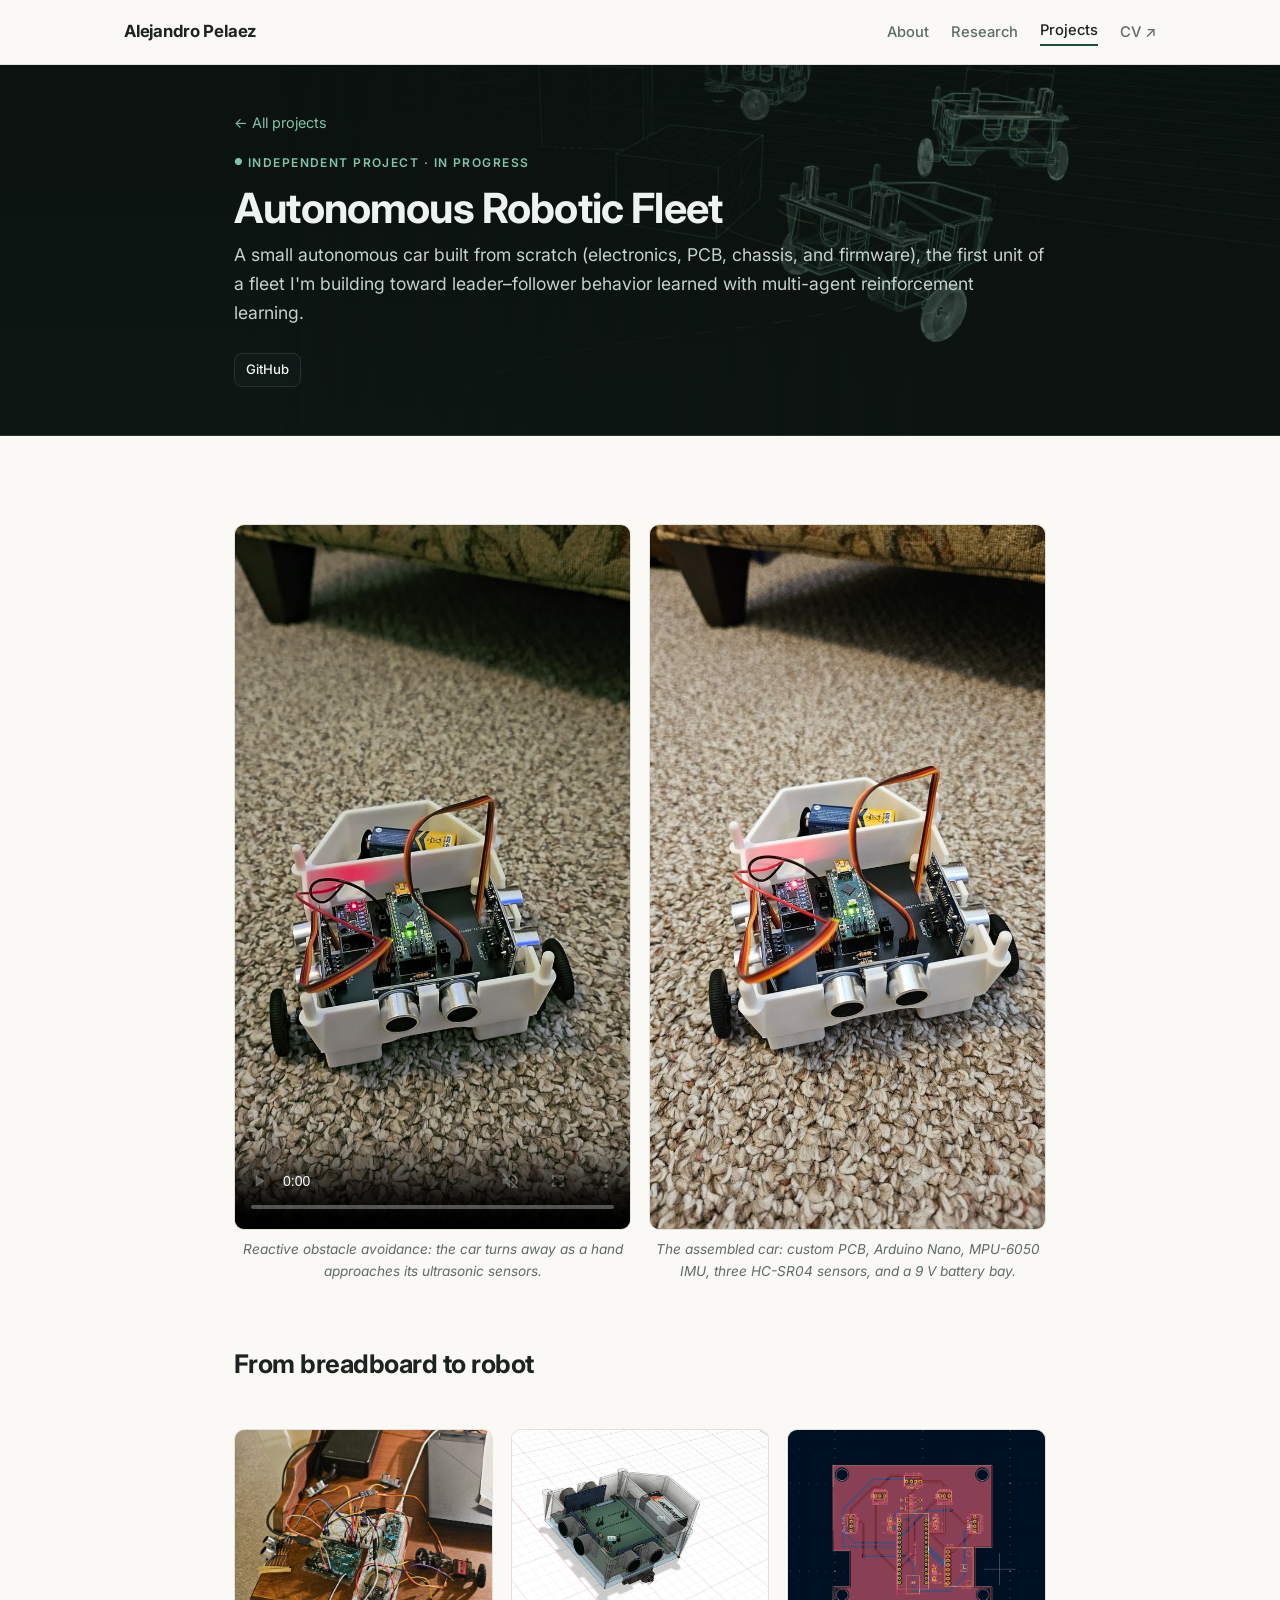
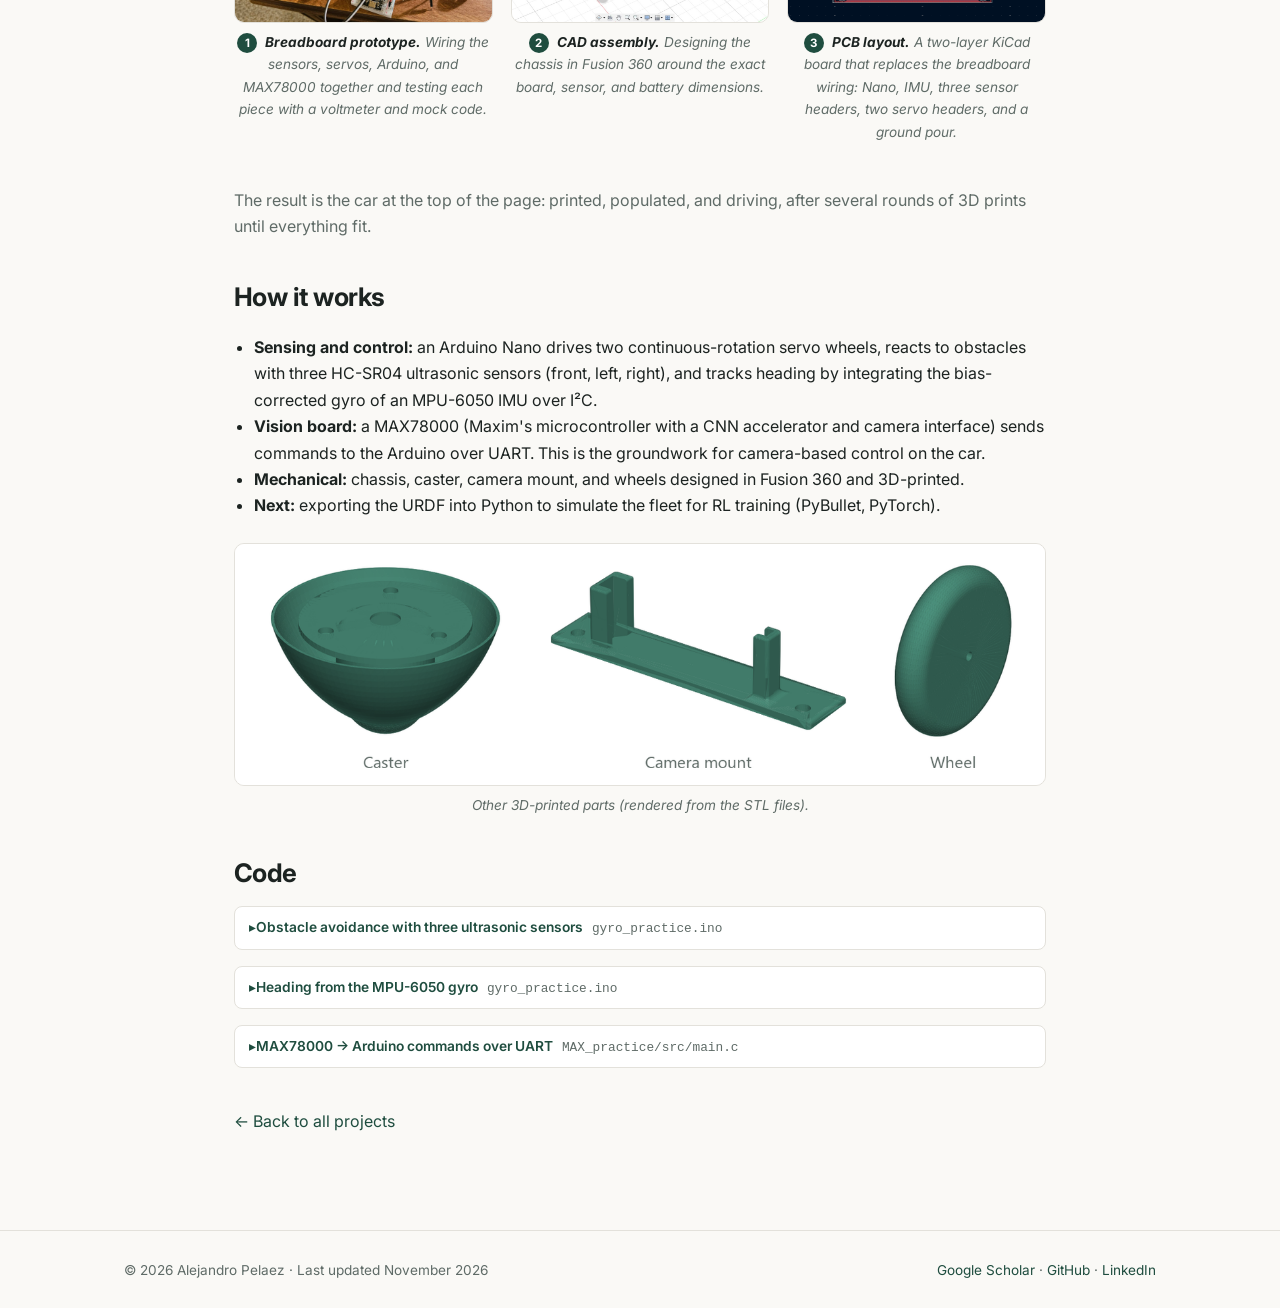
<file: projects/robotic-fleet.html>
<!doctype html>
<html lang="en">
<head>
  <meta charset="utf-8">
  <meta name="viewport" content="width=device-width, initial-scale=1">
  <title>Autonomous Robotic Fleet · Alejandro Pelaez</title>
  <link rel="canonical" href="https://apd915.github.io/projects/robotic-fleet.html">
  <meta name="description" content="A small autonomous car built from scratch (breadboard prototype, custom KiCad PCB, Fusion 360 chassis, and Arduino firmware), the first unit of a multi-agent robotic fleet.">
  <link rel="icon" href="../favicon.svg" type="image/svg+xml">
  <link rel="icon" href="../favicon.ico" sizes="any">
  <link rel="apple-touch-icon" href="../images/apple-touch-icon.png">
  <meta property="og:type" content="website">
  <meta property="og:site_name" content="Alejandro Pelaez">
  <meta property="og:title" content="Autonomous Robotic Fleet · Alejandro Pelaez">
  <meta property="og:description" content="A small autonomous car built from scratch (breadboard prototype, custom KiCad PCB, Fusion 360 chassis, and Arduino firmware), the first unit of a multi-agent robotic fleet.">
  <meta property="og:url" content="https://apd915.github.io/projects/robotic-fleet.html">
  <meta property="og:image" content="https://apd915.github.io/images/fleet/assembled.jpg">
  <meta name="twitter:card" content="summary_large_image">
  <link rel="preconnect" href="https://fonts.googleapis.com">
  <link rel="preconnect" href="https://fonts.gstatic.com" crossorigin>
  <link href="https://fonts.googleapis.com/css2?family=Inter:wght@400;500;600;700&display=swap" rel="stylesheet">
  <link rel="stylesheet" href="../css/style.css">
</head>
<body>

<header class="site-header">
  <div class="container">
    <a class="brand" href="../index.html">Alejandro <span>Pelaez</span></a>
    <nav class="nav">
      <a href="../index.html">About</a>
      <a href="../research.html">Research</a>
      <a href="../projects.html" class="active">Projects</a>
      <a href="../files/CV.pdf?v=20261122" target="_blank">CV ↗</a>
    </nav>
  </div>
</header>

<!-- Header band: texture is a still from the matching scene (images/bands/) -->
<div class="hero-band article-band" style="--band-img:url(../images/bands/fleet.jpg)">
  <div class="article wide">
    <a class="back" href="../projects.html">← All projects</a>
    <p class="eyebrow">Independent project · In progress</p>
    <h1>Autonomous Robotic Fleet</h1>
    <p class="lede">A small autonomous car built from scratch (electronics, PCB, chassis, and firmware), the first unit
       of a fleet I'm building toward leader–follower behavior learned with multi-agent reinforcement learning.</p>

    <div class="buttons">
      <a class="btn small" href="https://github.com/apd915/Multi_Agent_RL" target="_blank">GitHub</a>
    </div>
  </div>
</div>

<article class="article wide">
  <div class="portrait-pair">
    <figure>
      <video class="clip" src="../media/fleet-obstacle-avoidance.mp4" poster="../images/fleet/video-poster.jpg"
             controls muted loop playsinline preload="metadata"></video>
      <figcaption>Reactive obstacle avoidance: the car turns away as a hand approaches its ultrasonic sensors.</figcaption>
    </figure>
    <figure>
      <img src="../images/fleet/assembled.jpg" alt="Assembled car: white 3D-printed chassis holding the custom black PCB, Arduino Nano, IMU, three ultrasonic sensors, servo wheels and a 9 V battery">
      <figcaption>The assembled car: custom PCB, Arduino Nano, MPU-6050 IMU, three HC-SR04 sensors, and a 9 V battery bay.</figcaption>
    </figure>
  </div>

  <h2>From breadboard to robot</h2>
  <div class="steps">
    <figure>
      <img src="../images/fleet/breadboard.jpg" alt="Breadboard prototype with an Arduino Uno, a MAX78000 board, an ESP32, three ultrasonic sensors and two servo wheels">
      <figcaption><b>Breadboard prototype.</b> Wiring the sensors, servos, Arduino, and MAX78000 together and testing each piece with a voltmeter and mock code.</figcaption>
    </figure>
    <figure>
      <img src="../images/fleet/cad-assembly.jpg" alt="Fusion 360 assembly of the chassis with the PCB, three ultrasonic sensors and a 9 V battery placed inside">
      <figcaption><b>CAD assembly.</b> Designing the chassis in Fusion 360 around the exact board, sensor, and battery dimensions.</figcaption>
    </figure>
    <figure>
      <img src="../images/fleet/pcb-layout.png" alt="KiCad layout of the two-layer PCB with Arduino Nano footprint, GY-521 IMU, sensor and servo headers">
      <figcaption><b>PCB layout.</b> A two-layer KiCad board that replaces the breadboard wiring: Nano, IMU, three sensor headers, two servo headers, and a ground pour.</figcaption>
    </figure>
  </div>
  <p class="muted">The result is the car at the top of the page: printed, populated, and driving, after several rounds of
     3D prints until everything fit.</p>

  <h2>How it works</h2>
  <ul>
    <li><strong>Sensing and control:</strong> an Arduino Nano drives two continuous-rotation servo wheels, reacts to
        obstacles with three HC-SR04 ultrasonic sensors (front, left, right), and tracks heading by integrating the
        bias-corrected gyro of an MPU-6050 IMU over I²C.</li>
    <li><strong>Vision board:</strong> a MAX78000 (Maxim's microcontroller with a CNN accelerator and camera interface)
        sends commands to the Arduino over UART. This is the groundwork for camera-based control on the car.</li>
    <li><strong>Mechanical:</strong> chassis, caster, camera mount, and wheels designed in Fusion 360 and 3D-printed.</li>
    <li><strong>Next:</strong> exporting the URDF into Python to simulate the fleet for RL training (PyBullet, PyTorch).</li>
  </ul>

  <figure>
    <img src="../images/fleet/parts.png" alt="Renders of the 3D-printed caster, camera mount, and wheel">
    <figcaption>Other 3D-printed parts (rendered from the STL files).</figcaption>
  </figure>

  <h2>Code</h2>
  <details class="code">
    <summary>Obstacle avoidance with three ultrasonic sensors <span class="file">gyro_practice.ino</span></summary>
<pre><code><span class="c">// Three HC-SR04 sonars: front (N), left (W), right (E); max range 50 cm</span>
static NewPing sonar[SONAR_NUM] = {
  NewPing(TRIGGER_PIN_N, ECHO_PIN_N, MAX_DISTANCE),
  NewPing(TRIGGER_PIN_W, ECHO_PIN_W, MAX_DISTANCE),
  NewPing(TRIGGER_PIN_E, ECHO_PIN_E, MAX_DISTANCE)
};

int sonar_N = sonar[0].ping_cm();
int sonar_W = sonar[1].ping_cm();
int sonar_E = sonar[2].ping_cm();

<span class="c">// React to anything closer than 20 cm (0 means no echo)</span>
if (sonar_N &lt; 20 &amp;&amp; sonar_N &gt; 0) {
  rightWheel.write(0);
  leftWheel.write(180);
}
else if (sonar_W &lt; 20 &amp;&amp; sonar_W &gt; 0) {
  leftWheel.write(180);
  rightWheel.write(90);
}
else if (sonar_E &lt; 20 &amp;&amp; sonar_E &gt; 0) {
  leftWheel.write(90);
  rightWheel.write(0);
}
else {
  rightWheel.write(90);  <span class="c">// 90 = stop for continuous-rotation servos</span>
  leftWheel.write(90);
}</code></pre>
  </details>

  <details class="code">
    <summary>Heading from the MPU-6050 gyro <span class="file">gyro_practice.ino</span></summary>
<pre><code><span class="c">// Read the three gyro axes over I2C (6 bytes starting at GYRO_XOUT_H)</span>
Wire.beginTransmission(MPU);
Wire.write(0x43);
Wire.endTransmission(false);
Wire.requestFrom(MPU, 6, true);
GyroX = (Wire.read() &lt;&lt; 8 | Wire.read()) / 131.0;  <span class="c">// ±250 °/s range → °/s</span>
GyroY = (Wire.read() &lt;&lt; 8 | Wire.read()) / 131.0;
GyroZ = (Wire.read() &lt;&lt; 8 | Wire.read()) / 131.0;

<span class="c">// Correct with calibrated bias, then integrate the z-rate into yaw</span>
GyroZ = GyroZ + 1.51;
yaw = yaw + GyroZ * elapsedTime;</code></pre>
  </details>

  <details class="code">
    <summary>MAX78000 → Arduino commands over UART <span class="file">MAX_practice/src/main.c</span></summary>
<pre><code>MXC_UART_Init(MXC_UART2, 115200, MXC_UART_APB_CLK);
MXC_UART_SetDataSize(MXC_UART2, 8);
MXC_UART_SetParity(MXC_UART2, MXC_UART_PARITY_DISABLE);
MXC_UART_SetStopBits(MXC_UART2, MXC_UART_STOP_1);

while (1) {
    if (val) {
        LED_On(LED);
        const char* msg = "1\n";               <span class="c">// newline-terminated command</span>
        len = strlen(msg);
        MXC_UART_Write(MXC_UART2, (uint8_t*)msg, &amp;len);
    }
    else {
        LED_Off(LED);
        const char* msg = "0\n";
        len = strlen(msg);
        MXC_UART_Write(MXC_UART2, (uint8_t*)msg, &amp;len);
    }
    val = !val;
    MXC_Delay(1000000);                        <span class="c">// ~1 second delay</span>
}</code></pre>
  </details>

  <p style="margin-top:40px"><a href="../projects.html">← Back to all projects</a></p>
</article>

<footer class="site-footer">
  <div class="container">
    <span>© 2026 Alejandro Pelaez · Last updated November 2026</span>
    <span><a href="https://scholar.google.com/citations?user=ceYpw9QAAAAJ&amp;hl=en">Google Scholar</a> · <a href="https://github.com/apd915">GitHub</a> · <a href="https://www.linkedin.com/in/alejandro-pelaez/">LinkedIn</a></span>
  </div>
</footer>

</body>
</html>
</file>
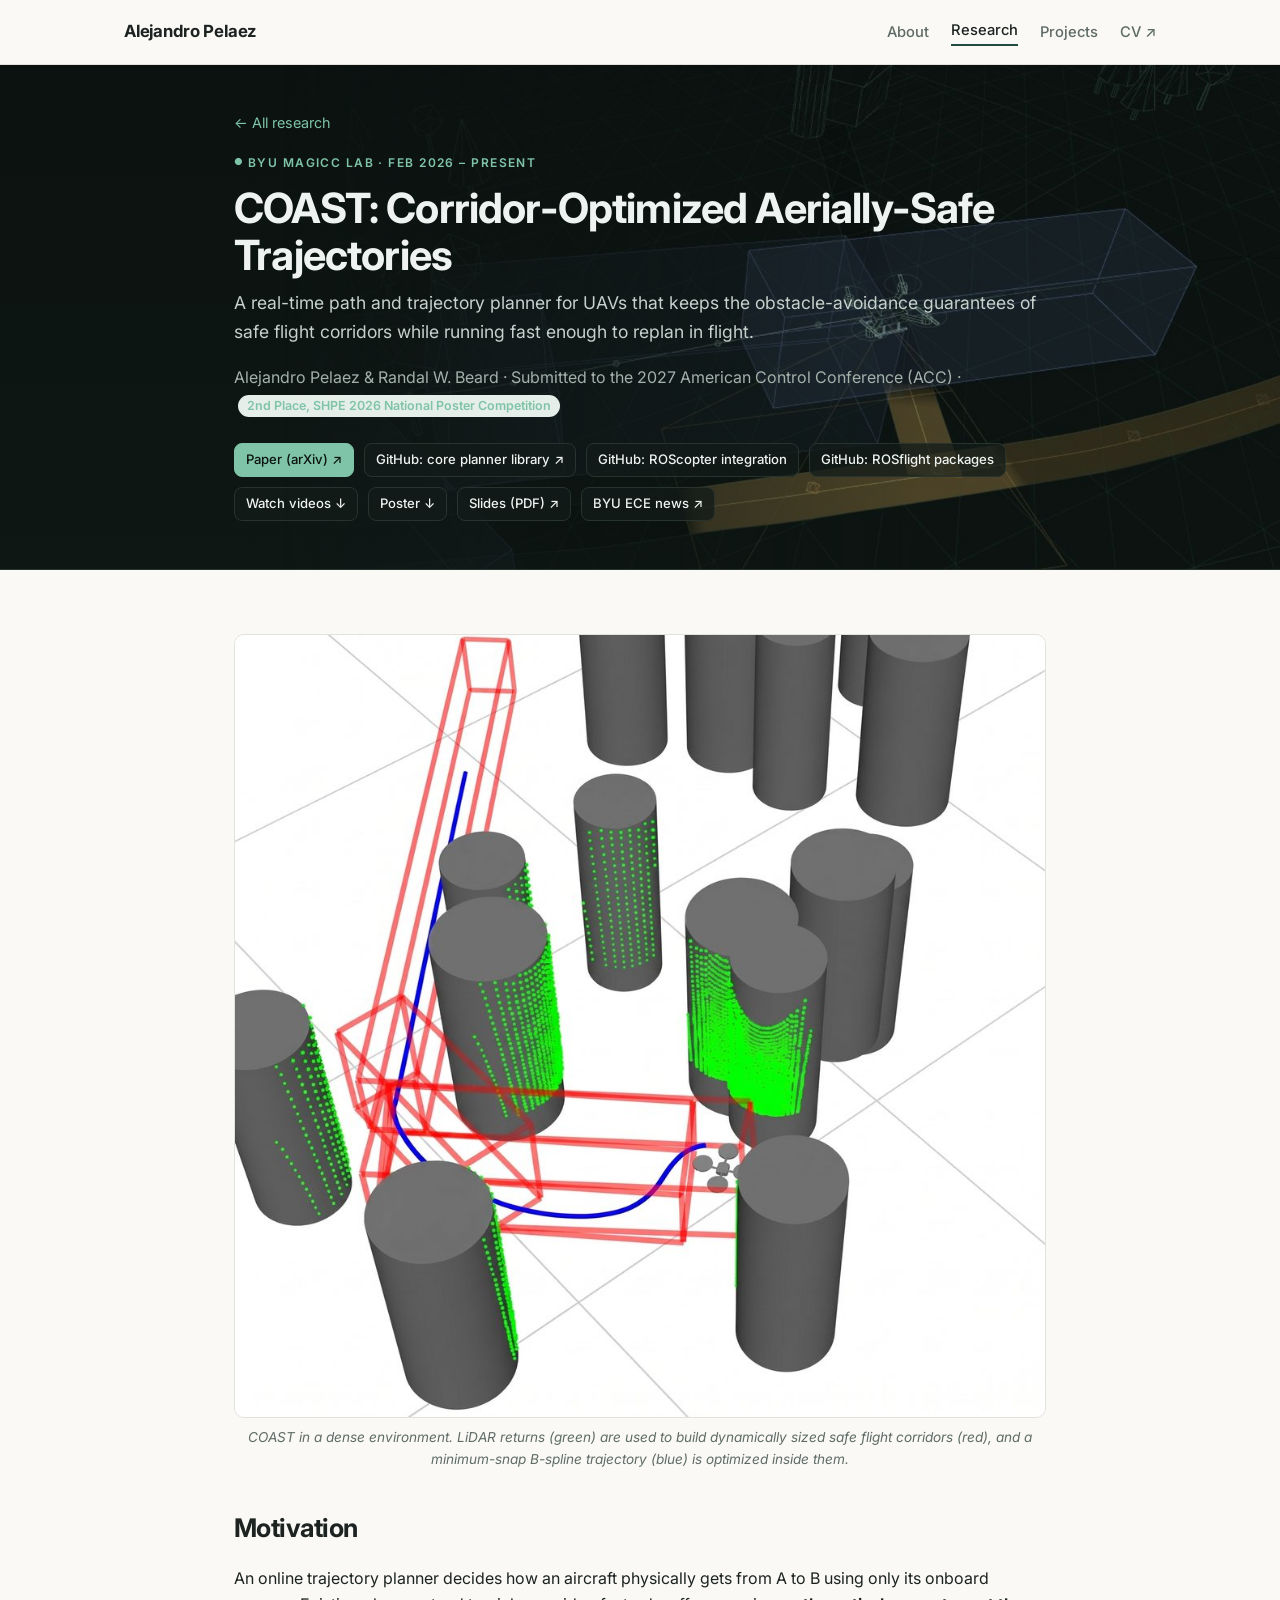
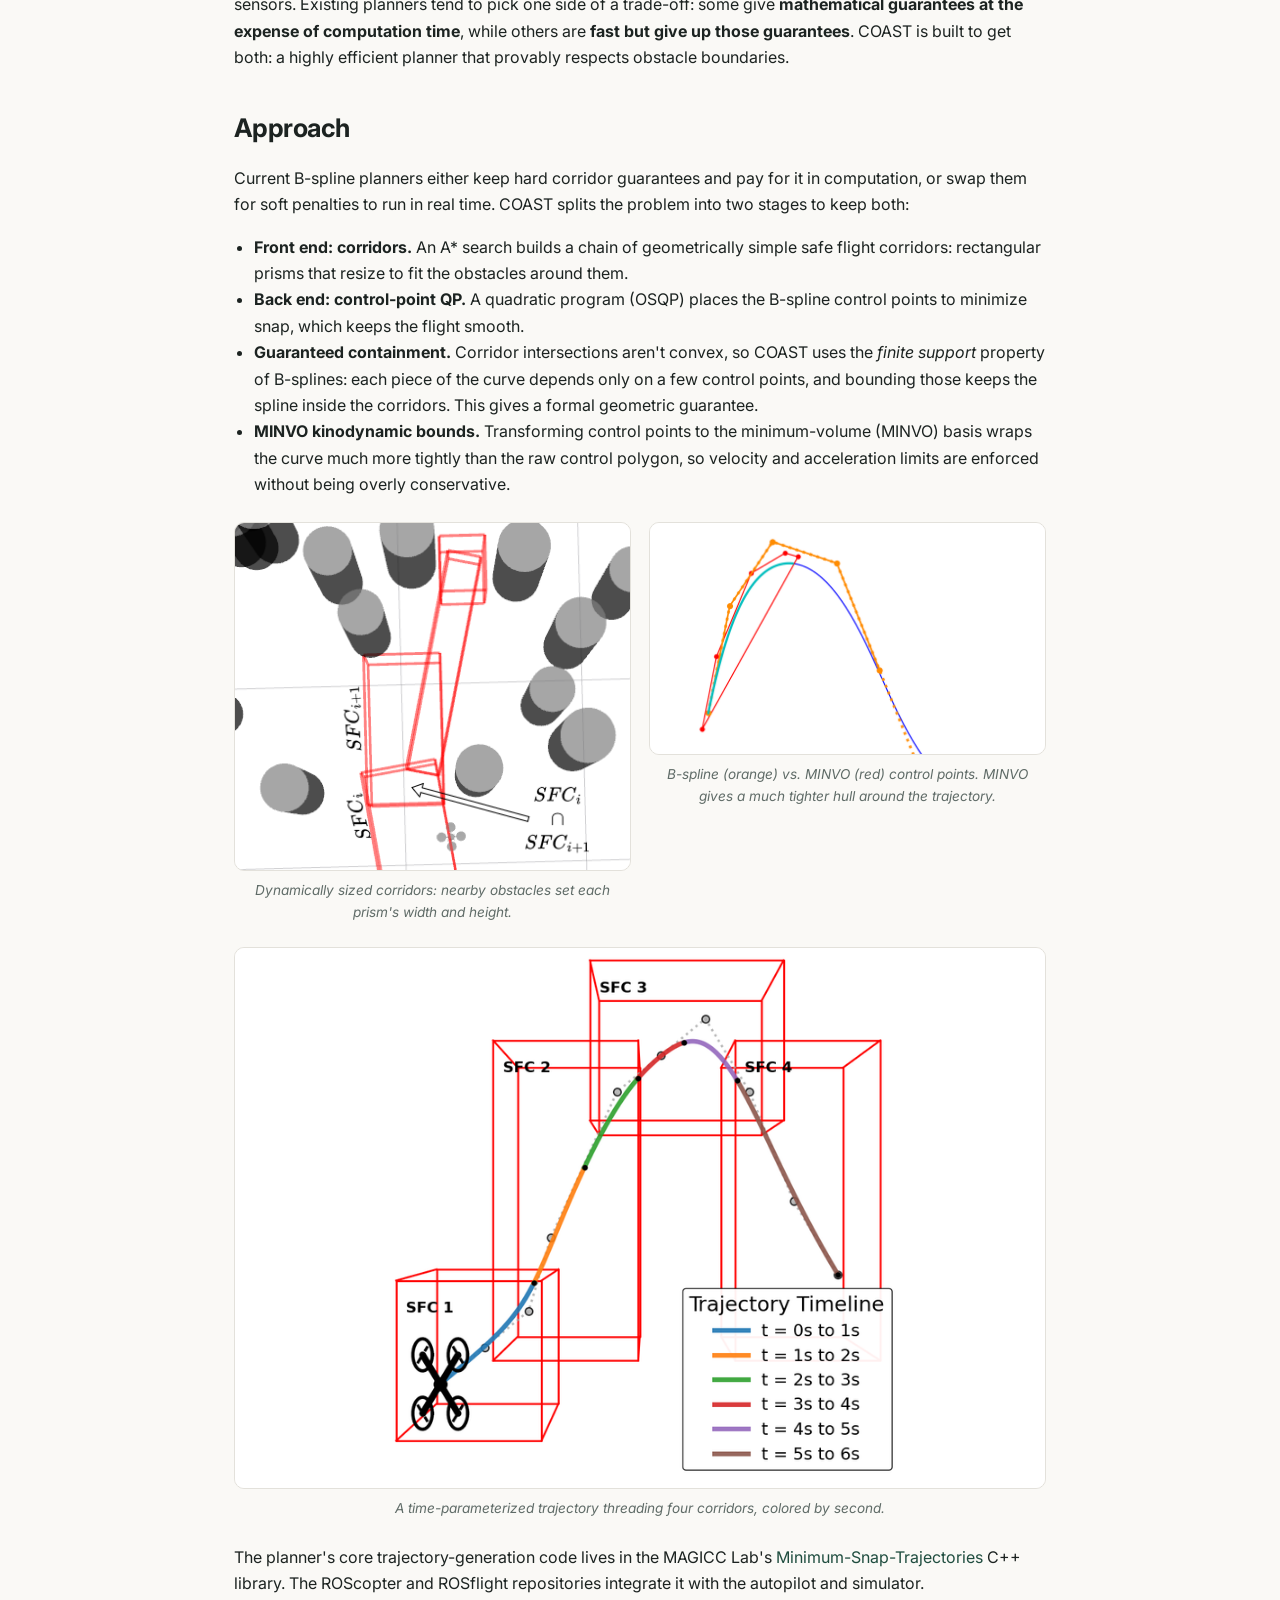
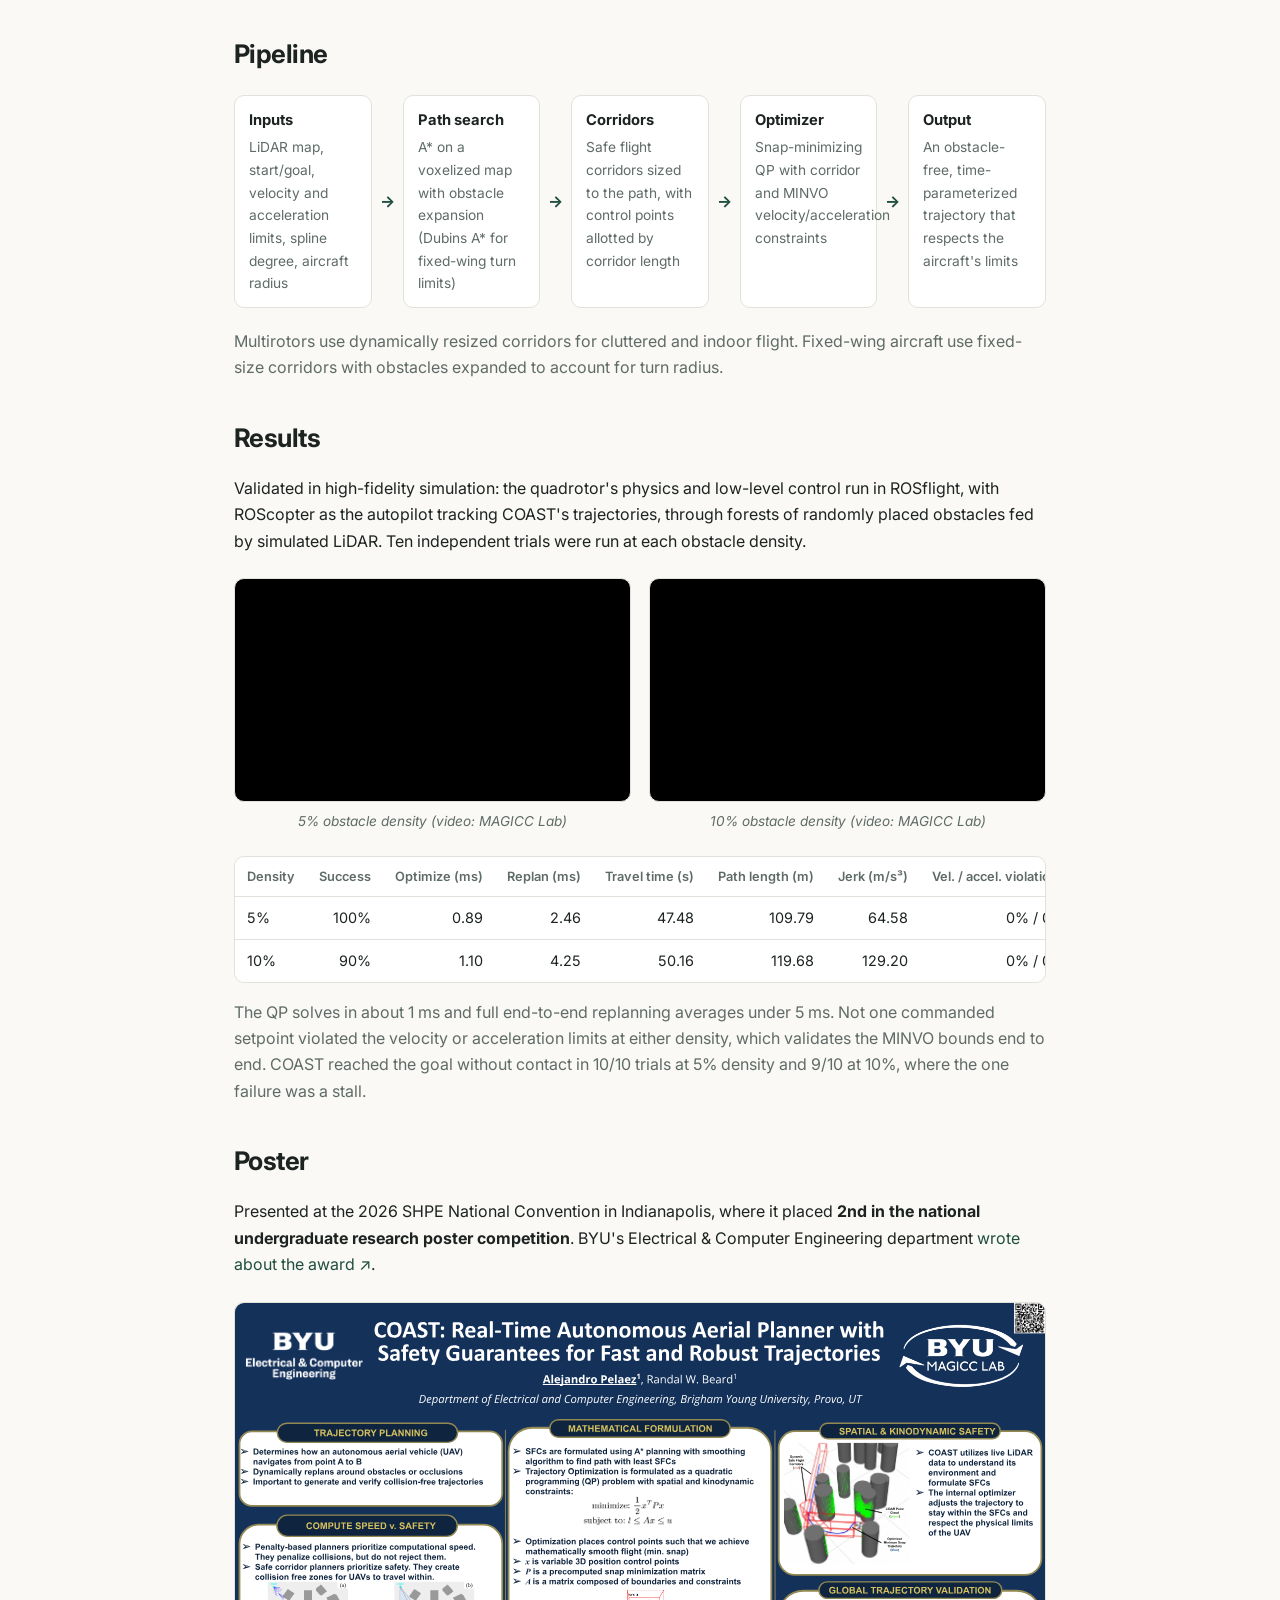
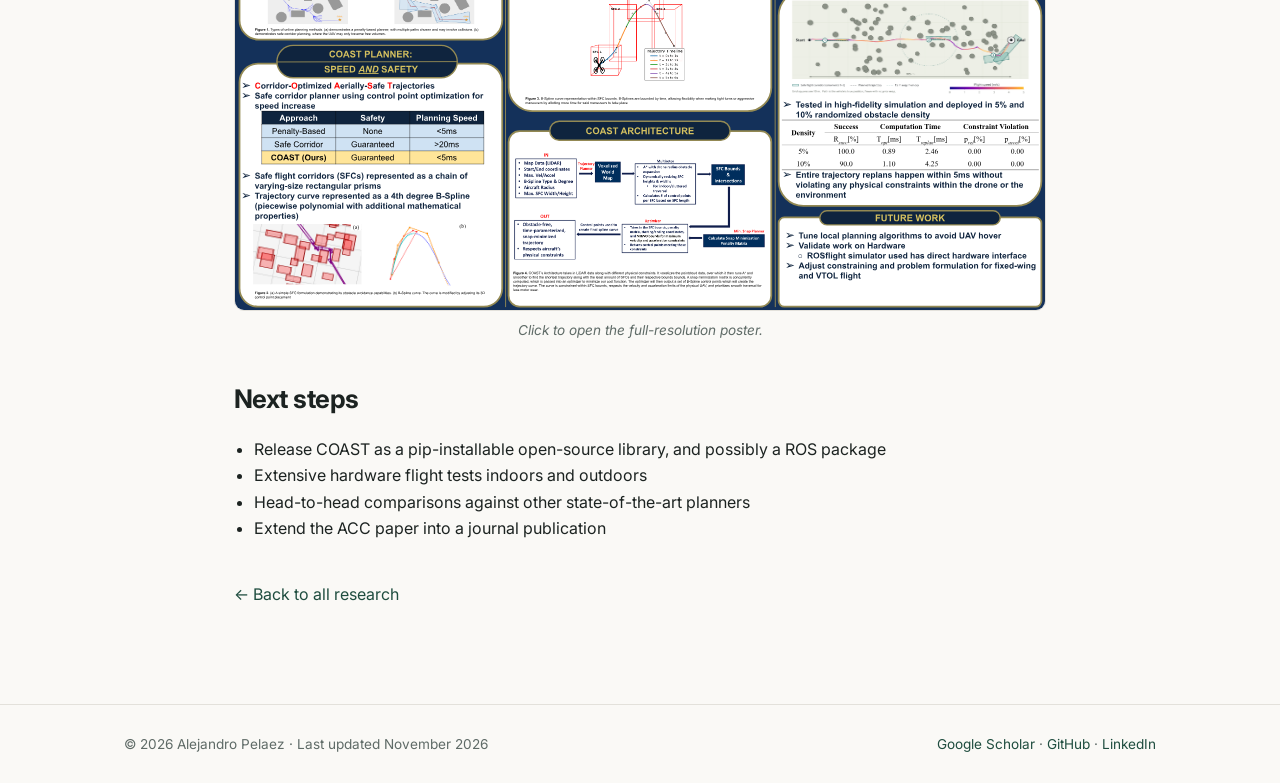
<file: research/coast.html>
<!doctype html>
<html lang="en">
<head>
  <meta charset="utf-8">
  <meta name="viewport" content="width=device-width, initial-scale=1">
  <title>COAST · Alejandro Pelaez</title>
  <link rel="canonical" href="https://apd915.github.io/research/coast.html">
  <meta name="description" content="COAST: a real-time safe flight corridor planner for fast, robust, snap-minimized UAV trajectories.">
  <link rel="icon" href="../favicon.svg" type="image/svg+xml">
  <link rel="icon" href="../favicon.ico" sizes="any">
  <link rel="apple-touch-icon" href="../images/apple-touch-icon.png">
  <meta property="og:type" content="website">
  <meta property="og:site_name" content="Alejandro Pelaez">
  <meta property="og:title" content="COAST · Alejandro Pelaez">
  <meta property="og:description" content="COAST: a real-time safe flight corridor planner for fast, robust, snap-minimized UAV trajectories.">
  <meta property="og:url" content="https://apd915.github.io/research/coast.html">
  <meta property="og:image" content="https://apd915.github.io/images/coast/coast-rviz.jpg">
  <meta name="twitter:card" content="summary_large_image">
  <link rel="preconnect" href="https://fonts.googleapis.com">
  <link rel="preconnect" href="https://fonts.gstatic.com" crossorigin>
  <link href="https://fonts.googleapis.com/css2?family=Inter:wght@400;500;600;700&display=swap" rel="stylesheet">
  <!-- This page is one folder down, so paths start with ../ -->
  <link rel="stylesheet" href="../css/style.css">
</head>
<body>

<header class="site-header">
  <div class="container">
    <a class="brand" href="../index.html">Alejandro <span>Pelaez</span></a>
    <nav class="nav">
      <a href="../index.html">About</a>
      <a href="../research.html" class="active">Research</a>
      <a href="../projects.html">Projects</a>
      <a href="../files/CV.pdf?v=20261122" target="_blank">CV ↗</a>
    </nav>
  </div>
</header>

<!-- Header band: texture is a still from the matching scene (images/bands/) -->
<div class="hero-band article-band" style="--band-img:url(../images/bands/coast.jpg)">
  <div class="article wide">
    <a class="back" href="../research.html">← All research</a>
    <p class="eyebrow">BYU MAGICC Lab · Feb 2026 – Present</p>
    <h1>COAST: Corridor-Optimized Aerially-Safe Trajectories</h1>
    <p class="lede">A real-time path and trajectory planner for UAVs that keeps the obstacle-avoidance
       guarantees of safe flight corridors while running fast enough to replan in flight.</p>
    <p class="muted">Alejandro Pelaez &amp; Randal W. Beard · Submitted to the 2027 American Control Conference (ACC) ·
       <span class="award">2nd Place, SHPE 2026 National Poster Competition</span></p>

    <div class="buttons">
      <a class="btn small primary" href="https://arxiv.org/abs/2611.22447" target="_blank">Paper (arXiv) ↗</a>
      <a class="btn small" href="https://github.com/byu-magicc/Minimum-Snap-Trajectories" target="_blank">GitHub: core planner library ↗</a>
      <a class="btn small" href="https://github.com/apd915/COAST_roscopter" target="_blank">GitHub: ROScopter integration</a>
      <a class="btn small" href="https://github.com/apd915/COAST_rosflight_ros_pkgs" target="_blank">GitHub: ROSflight packages</a>
      <a class="btn small" href="#videos">Watch videos ↓</a>
      <a class="btn small" href="#poster">Poster ↓</a>
      <a class="btn small" href="../files/coast-immerse-2026-slides.pdf" target="_blank">Slides (PDF) ↗</a>
      <a class="btn small" href="https://ece.byu.edu/byu-ece-student-earns-second-place-at-national-shpe-poster-competition" target="_blank">BYU ECE news ↗</a>
    </div>
  </div>
</div>

<article class="article wide">
  <figure>
    <img src="../images/coast/coast-rviz.jpg" alt="RViz view of a quadrotor in a forest of cylinders, with LiDAR returns in green, safe flight corridors in red and the planned trajectory in blue">
    <figcaption>COAST in a dense environment. LiDAR returns (green) are used to build dynamically sized safe flight
      corridors (red), and a minimum-snap B-spline trajectory (blue) is optimized inside them.</figcaption>
  </figure>

  <h2>Motivation</h2>
  <p>An online trajectory planner decides how an aircraft physically gets from A to B using only its
     onboard sensors. Existing planners tend to pick one side of a trade-off: some give
     <strong>mathematical guarantees at the expense of computation time</strong>, while others are
     <strong>fast but give up those guarantees</strong>. COAST is built to get both: a highly efficient
     planner that provably respects obstacle boundaries.</p>

  <h2>Approach</h2>
  <p>Current B-spline planners either keep hard corridor guarantees and pay for it in computation, or swap them
     for soft penalties to run in real time. COAST splits the problem into two stages to keep both:</p>
  <ul>
    <li><strong>Front end: corridors.</strong> An A* search builds a chain of geometrically simple safe flight
        corridors: rectangular prisms that resize to fit the obstacles around them.</li>
    <li><strong>Back end: control-point QP.</strong> A quadratic program (OSQP) places the B-spline control points
        to minimize snap, which keeps the flight smooth.</li>
    <li><strong>Guaranteed containment.</strong> Corridor intersections aren't convex, so COAST uses the
        <em>finite support</em> property of B-splines: each piece of the curve depends only on a few control
        points, and bounding those keeps the spline inside the corridors. This gives a formal geometric guarantee.</li>
    <li><strong>MINVO kinodynamic bounds.</strong> Transforming control points to the minimum-volume (MINVO) basis
        wraps the curve much more tightly than the raw control polygon, so velocity and acceleration limits are
        enforced without being overly conservative.</li>
  </ul>

  <div class="figs">
    <figure>
      <img src="../images/coast/sfc-sizing.png" alt="A chain of rectangular corridors of different widths and heights wrapping around obstacles">
      <figcaption>Dynamically sized corridors: nearby obstacles set each prism's width and height.</figcaption>
    </figure>
    <figure>
      <img src="../images/coast/minvo-hull.png" alt="Comparison of B-spline and MINVO control points around the same trajectory">
      <figcaption>B-spline (orange) vs. MINVO (red) control points. MINVO gives a much tighter hull around the trajectory.</figcaption>
    </figure>
  </div>

  <figure>
    <img src="../images/coast/timeline.png" alt="A quadrotor trajectory passing through four corridors, colored by one-second time intervals">
    <figcaption>A time-parameterized trajectory threading four corridors, colored by second.</figcaption>
  </figure>

  <p>The planner's core trajectory-generation code lives in the MAGICC Lab's
     <a href="https://github.com/byu-magicc/Minimum-Snap-Trajectories" target="_blank">Minimum-Snap-Trajectories</a>
     C++ library. The ROScopter and ROSflight repositories integrate it with the autopilot and simulator.</p>

  <h2>Pipeline</h2>
  <div class="flow">
    <div class="step"><b>Inputs</b>LiDAR map, start/goal, velocity and acceleration limits, spline degree, aircraft radius</div>
    <div class="arrow">→</div>
    <div class="step"><b>Path search</b>A* on a voxelized map with obstacle expansion (Dubins A* for fixed-wing turn limits)</div>
    <div class="arrow">→</div>
    <div class="step"><b>Corridors</b>Safe flight corridors sized to the path, with control points allotted by corridor length</div>
    <div class="arrow">→</div>
    <div class="step"><b>Optimizer</b>Snap-minimizing QP with corridor and MINVO velocity/acceleration constraints</div>
    <div class="arrow">→</div>
    <div class="step"><b>Output</b>An obstacle-free, time-parameterized trajectory that respects the aircraft's limits</div>
  </div>
  <p class="muted">Multirotors use dynamically resized corridors for cluttered and indoor flight. Fixed-wing aircraft use
     fixed-size corridors with obstacles expanded to account for turn radius.</p>

  <h2>Results</h2>
  <p>Validated in high-fidelity simulation: the quadrotor's physics and low-level control run in ROSflight, with
     ROScopter as the autopilot tracking COAST's trajectories, through forests of randomly placed obstacles fed by
     simulated LiDAR. Ten independent trials were run at each obstacle density.</p>

  <div class="figs" id="videos">
    <figure>
      <div class="video">
        <iframe src="https://www.youtube-nocookie.com/embed/vLwIfJogCZc" title="COAST: 5% Environment Density Traversal"
                allow="accelerometer; clipboard-write; encrypted-media; gyroscope; picture-in-picture; web-share"
                referrerpolicy="strict-origin-when-cross-origin" allowfullscreen loading="lazy"></iframe>
      </div>
      <figcaption>5% obstacle density (video: MAGICC Lab)</figcaption>
    </figure>
    <figure>
      <div class="video">
        <iframe src="https://www.youtube-nocookie.com/embed/4DAEhcorQt8" title="COAST 10% Environment Density Traversal"
                allow="accelerometer; clipboard-write; encrypted-media; gyroscope; picture-in-picture; web-share"
                referrerpolicy="strict-origin-when-cross-origin" allowfullscreen loading="lazy"></iframe>
      </div>
      <figcaption>10% obstacle density (video: MAGICC Lab)</figcaption>
    </figure>
  </div>

  <div class="table-wrap">
    <table class="results">
      <thead>
        <tr>
          <th>Density</th><th>Success</th><th>Optimize (ms)</th><th>Replan (ms)</th>
          <th>Travel time (s)</th><th>Path length (m)</th><th>Jerk (m/s³)</th><th>Vel. / accel. violations</th>
        </tr>
      </thead>
      <tbody>
        <tr><td>5%</td><td>100%</td><td>0.89</td><td>2.46</td><td>47.48</td><td>109.79</td><td>64.58</td><td>0% / 0%</td></tr>
        <tr><td>10%</td><td>90%</td><td>1.10</td><td>4.25</td><td>50.16</td><td>119.68</td><td>129.20</td><td>0% / 0%</td></tr>
      </tbody>
    </table>
  </div>
  <p class="muted">The QP solves in about 1 ms and full end-to-end replanning averages under 5 ms. Not one commanded
     setpoint violated the velocity or acceleration limits at either density, which validates the MINVO bounds end
     to end. COAST reached the goal without contact in 10/10 trials at 5% density and 9/10 at 10%, where the one
     failure was a stall.</p>

  <h2 id="poster">Poster</h2>
  <p>Presented at the 2026 SHPE National Convention in Indianapolis, where it placed <strong>2nd in the national
     undergraduate research poster competition</strong>. BYU's Electrical &amp; Computer Engineering department
     <a href="https://ece.byu.edu/byu-ece-student-earns-second-place-at-national-shpe-poster-competition" target="_blank">wrote about the award ↗</a>.</p>
  <figure>
    <a href="../files/coast-poster.svg" target="_blank">
      <img src="../files/coast-poster.svg" loading="lazy" alt="COAST research poster: trajectory planning motivation, mathematical formulation, architecture, simulation results and future work">
    </a>
    <figcaption>Click to open the full-resolution poster.</figcaption>
  </figure>

  <h2>Next steps</h2>
  <ul>
    <li>Release COAST as a pip-installable open-source library, and possibly a ROS package</li>
    <li>Extensive hardware flight tests indoors and outdoors</li>
    <li>Head-to-head comparisons against other state-of-the-art planners</li>
    <li>Extend the ACC paper into a journal publication</li>
  </ul>

  <p style="margin-top:40px"><a href="../research.html">← Back to all research</a></p>
</article>

<footer class="site-footer">
  <div class="container">
    <span>© 2026 Alejandro Pelaez · Last updated November 2026</span>
    <span><a href="https://scholar.google.com/citations?user=ceYpw9QAAAAJ&amp;hl=en">Google Scholar</a> · <a href="https://github.com/apd915">GitHub</a> · <a href="https://www.linkedin.com/in/alejandro-pelaez/">LinkedIn</a></span>
  </div>
</footer>

</body>
</html>
</file>
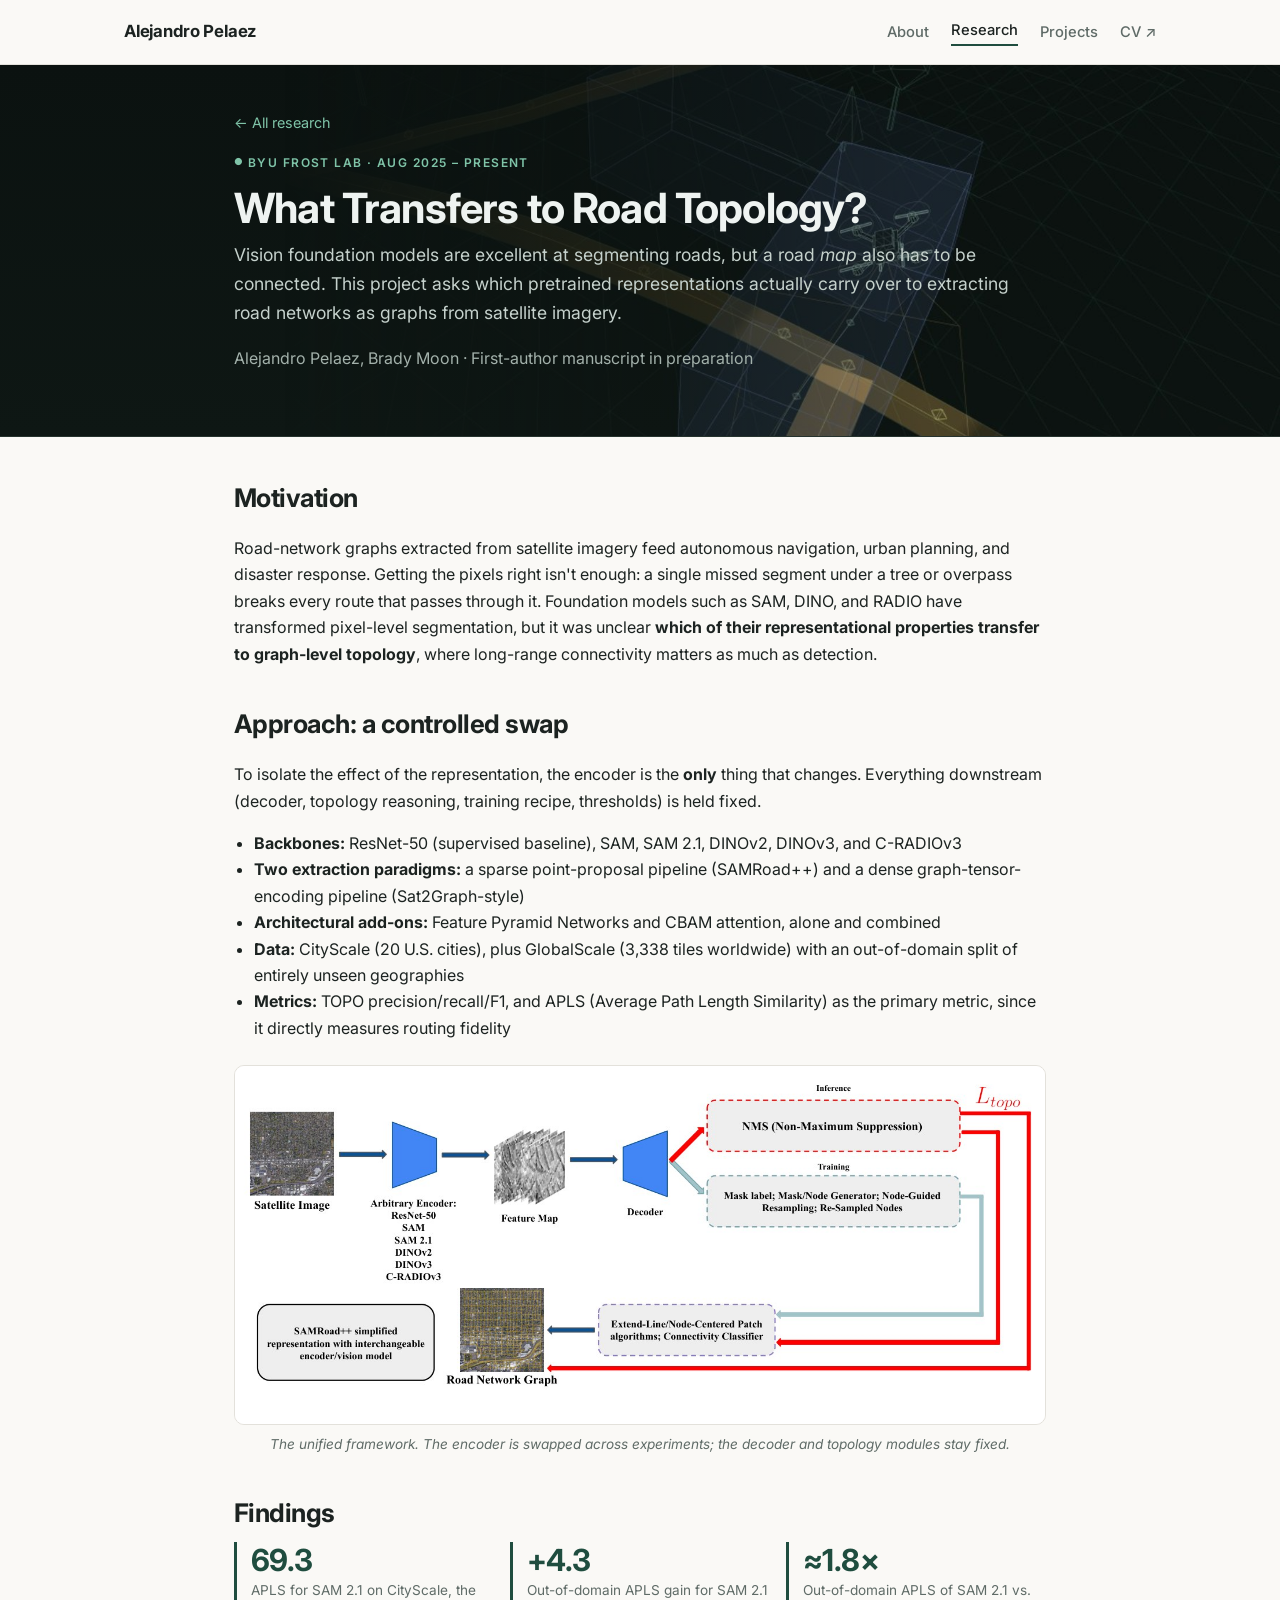
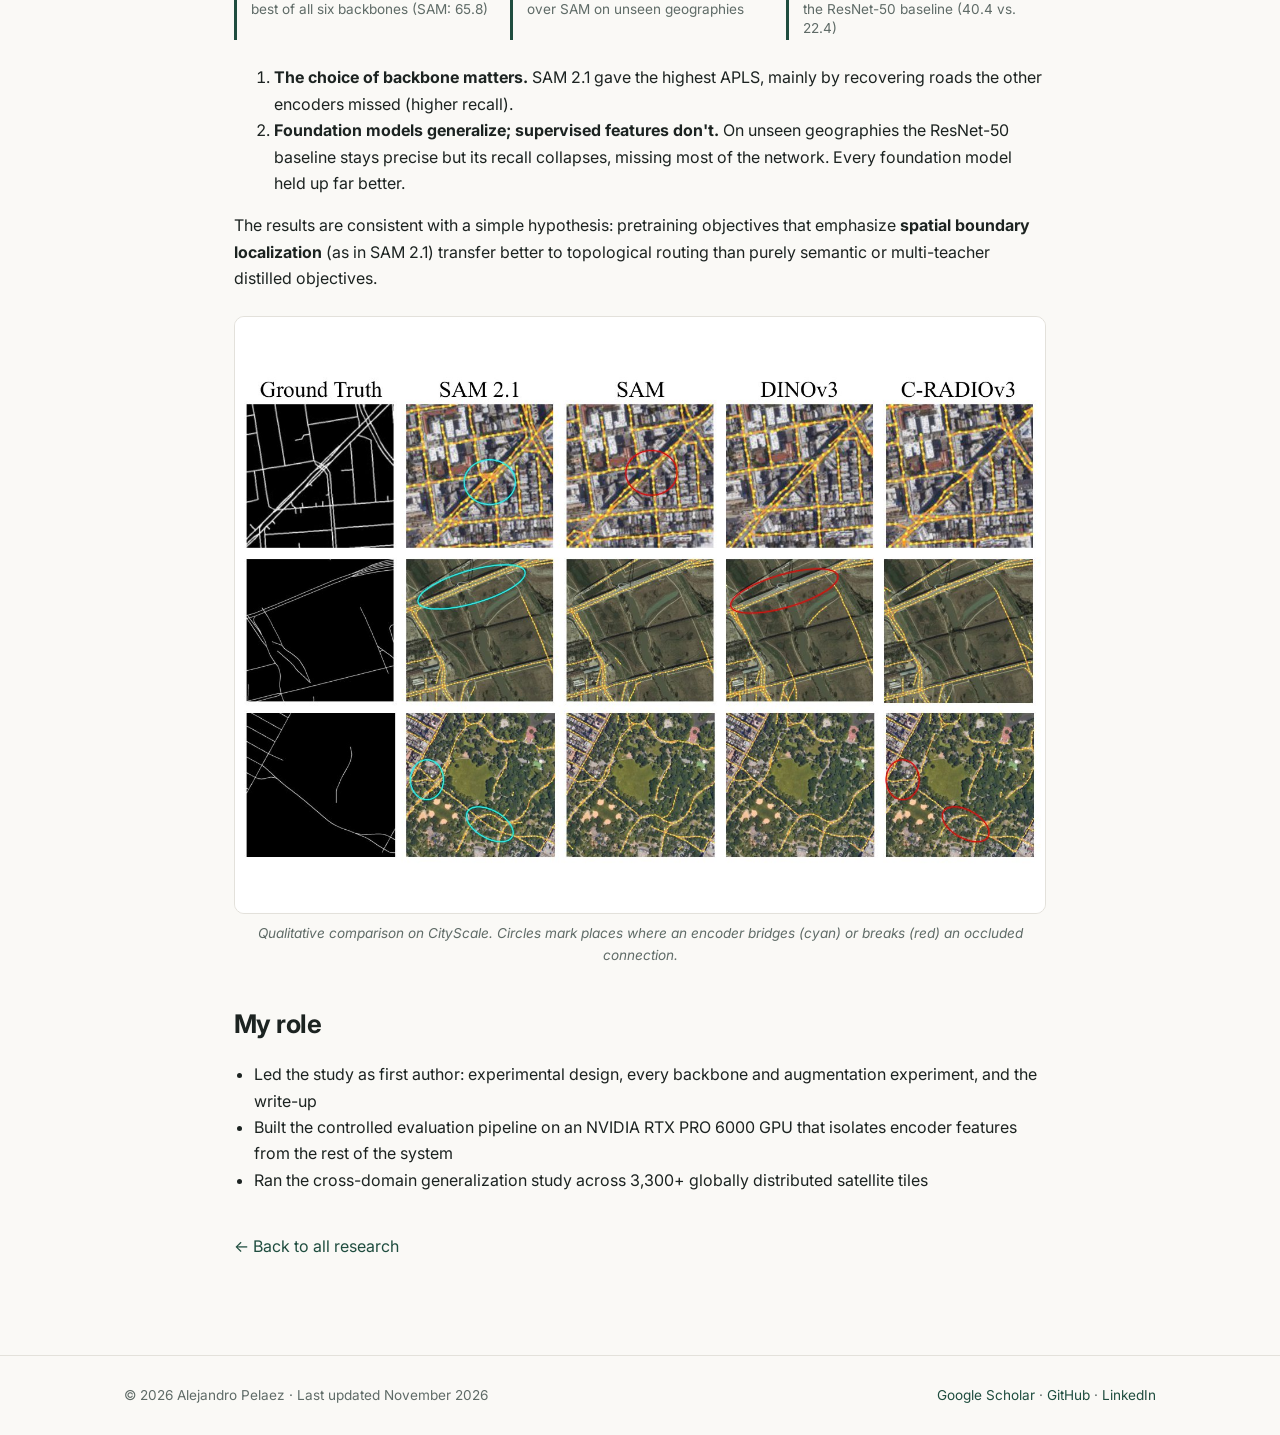
<file: research/road-topology.html>
<!doctype html>
<html lang="en">
<head>
  <meta charset="utf-8">
  <meta name="viewport" content="width=device-width, initial-scale=1">
  <title>Road Topology · Alejandro Pelaez</title>
  <link rel="canonical" href="https://apd915.github.io/research/road-topology.html">
  <meta name="description" content="A controlled study of which vision foundation-model representations transfer to road-network graph extraction from satellite imagery.">
  <link rel="icon" href="../favicon.svg" type="image/svg+xml">
  <link rel="icon" href="../favicon.ico" sizes="any">
  <link rel="apple-touch-icon" href="../images/apple-touch-icon.png">
  <meta property="og:type" content="website">
  <meta property="og:site_name" content="Alejandro Pelaez">
  <meta property="og:title" content="Road Topology · Alejandro Pelaez">
  <meta property="og:description" content="A controlled study of which vision foundation-model representations transfer to road-network graph extraction from satellite imagery.">
  <meta property="og:url" content="https://apd915.github.io/research/road-topology.html">
  <meta property="og:image" content="https://apd915.github.io/images/roads/qualitative.jpg">
  <meta name="twitter:card" content="summary_large_image">
  <link rel="preconnect" href="https://fonts.googleapis.com">
  <link rel="preconnect" href="https://fonts.gstatic.com" crossorigin>
  <link href="https://fonts.googleapis.com/css2?family=Inter:wght@400;500;600;700&display=swap" rel="stylesheet">
  <link rel="stylesheet" href="../css/style.css">
</head>
<body>

<header class="site-header">
  <div class="container">
    <a class="brand" href="../index.html">Alejandro <span>Pelaez</span></a>
    <nav class="nav">
      <a href="../index.html">About</a>
      <a href="../research.html" class="active">Research</a>
      <a href="../projects.html">Projects</a>
      <a href="../files/CV.pdf?v=20261122" target="_blank">CV ↗</a>
    </nav>
  </div>
</header>

<!-- Header band: texture is a still from the matching scene (images/bands/) -->
<div class="hero-band article-band" style="--band-img:url(../images/bands/roads.jpg)">
  <div class="article wide">
    <a class="back" href="../research.html">← All research</a>
    <p class="eyebrow">BYU FROST Lab · Aug 2025 – Present</p>
    <h1>What Transfers to Road Topology?</h1>
    <p class="lede">Vision foundation models are excellent at segmenting roads, but a road <em>map</em> also has to be
       connected. This project asks which pretrained representations actually carry over to extracting road
       networks as graphs from satellite imagery.</p>
    <p class="muted">Alejandro Pelaez, Brady Moon · First-author manuscript in preparation</p>
  </div>
</div>

<article class="article wide">
  <h2 style="margin-top:0">Motivation</h2>
  <p>Road-network graphs extracted from satellite imagery feed autonomous navigation, urban planning, and disaster
     response. Getting the pixels right isn't enough: a single missed segment under a tree or overpass breaks
     every route that passes through it. Foundation models such as SAM, DINO, and RADIO have transformed
     pixel-level segmentation, but it was unclear <strong>which of their representational properties transfer
     to graph-level topology</strong>, where long-range connectivity matters as much as detection.</p>

  <h2>Approach: a controlled swap</h2>
  <p>To isolate the effect of the representation, the encoder is the <strong>only</strong> thing that changes.
     Everything downstream (decoder, topology reasoning, training recipe, thresholds) is held fixed.</p>
  <ul>
    <li><strong>Backbones:</strong> ResNet-50 (supervised baseline), SAM, SAM 2.1, DINOv2, DINOv3, and C-RADIOv3</li>
    <li><strong>Two extraction paradigms:</strong> a sparse point-proposal pipeline (SAMRoad++) and a dense
        graph-tensor-encoding pipeline (Sat2Graph-style)</li>
    <li><strong>Architectural add-ons:</strong> Feature Pyramid Networks and CBAM attention, alone and combined</li>
    <li><strong>Data:</strong> CityScale (20 U.S. cities), plus GlobalScale (3,338 tiles worldwide) with an
        out-of-domain split of entirely unseen geographies</li>
    <li><strong>Metrics:</strong> TOPO precision/recall/F1, and APLS (Average Path Length Similarity) as the
        primary metric, since it directly measures routing fidelity</li>
  </ul>

  <figure>
    <img src="../images/roads/pipeline.jpg" alt="Pipeline: satellite image to interchangeable encoder to feature map to decoder to road network graph">
    <figcaption>The unified framework. The encoder is swapped across experiments; the decoder and topology modules stay fixed.</figcaption>
  </figure>

  <h2>Findings</h2>
  <div class="stats stats-3" style="padding:8px 0 8px">
    <div class="stat"><div class="num">69.3</div><div class="what">APLS for SAM 2.1 on CityScale, the best of all six backbones (SAM: 65.8)</div></div>
    <div class="stat"><div class="num">+4.3</div><div class="what">Out-of-domain APLS gain for SAM 2.1 over SAM on unseen geographies</div></div>
    <div class="stat"><div class="num">≈1.8×</div><div class="what">Out-of-domain APLS of SAM 2.1 vs. the ResNet-50 baseline (40.4 vs. 22.4)</div></div>
  </div>
  <ol>
    <li><strong>The choice of backbone matters.</strong> SAM 2.1 gave the highest APLS, mainly by recovering
        roads the other encoders missed (higher recall).</li>
    <li><strong>Foundation models generalize; supervised features don't.</strong> On unseen geographies the
        ResNet-50 baseline stays precise but its recall collapses, missing most of the network. Every
        foundation model held up far better.</li>
  </ol>
  <p>The results are consistent with a simple hypothesis: pretraining objectives that emphasize
     <strong>spatial boundary localization</strong> (as in SAM 2.1) transfer better to topological routing than
     purely semantic or multi-teacher distilled objectives.</p>

  <figure>
    <img src="../images/roads/qualitative.jpg" alt="Grid of ground-truth road masks and predictions from SAM 2.1, SAM, DINOv3 and C-RADIOv3 on three scenes">
    <figcaption>Qualitative comparison on CityScale. Circles mark places where an encoder bridges (cyan) or breaks (red) an occluded connection.</figcaption>
  </figure>

  <h2>My role</h2>
  <ul>
    <li>Led the study as first author: experimental design, every backbone and augmentation experiment, and the write-up</li>
    <li>Built the controlled evaluation pipeline on an NVIDIA RTX PRO 6000 GPU that isolates encoder features from the rest of the system</li>
    <li>Ran the cross-domain generalization study across 3,300+ globally distributed satellite tiles</li>
  </ul>

  <p style="margin-top:40px"><a href="../research.html">← Back to all research</a></p>
</article>

<footer class="site-footer">
  <div class="container">
    <span>© 2026 Alejandro Pelaez · Last updated November 2026</span>
    <span><a href="https://scholar.google.com/citations?user=ceYpw9QAAAAJ&amp;hl=en">Google Scholar</a> · <a href="https://github.com/apd915">GitHub</a> · <a href="https://www.linkedin.com/in/alejandro-pelaez/">LinkedIn</a></span>
  </div>
</footer>

</body>
</html>
</file>
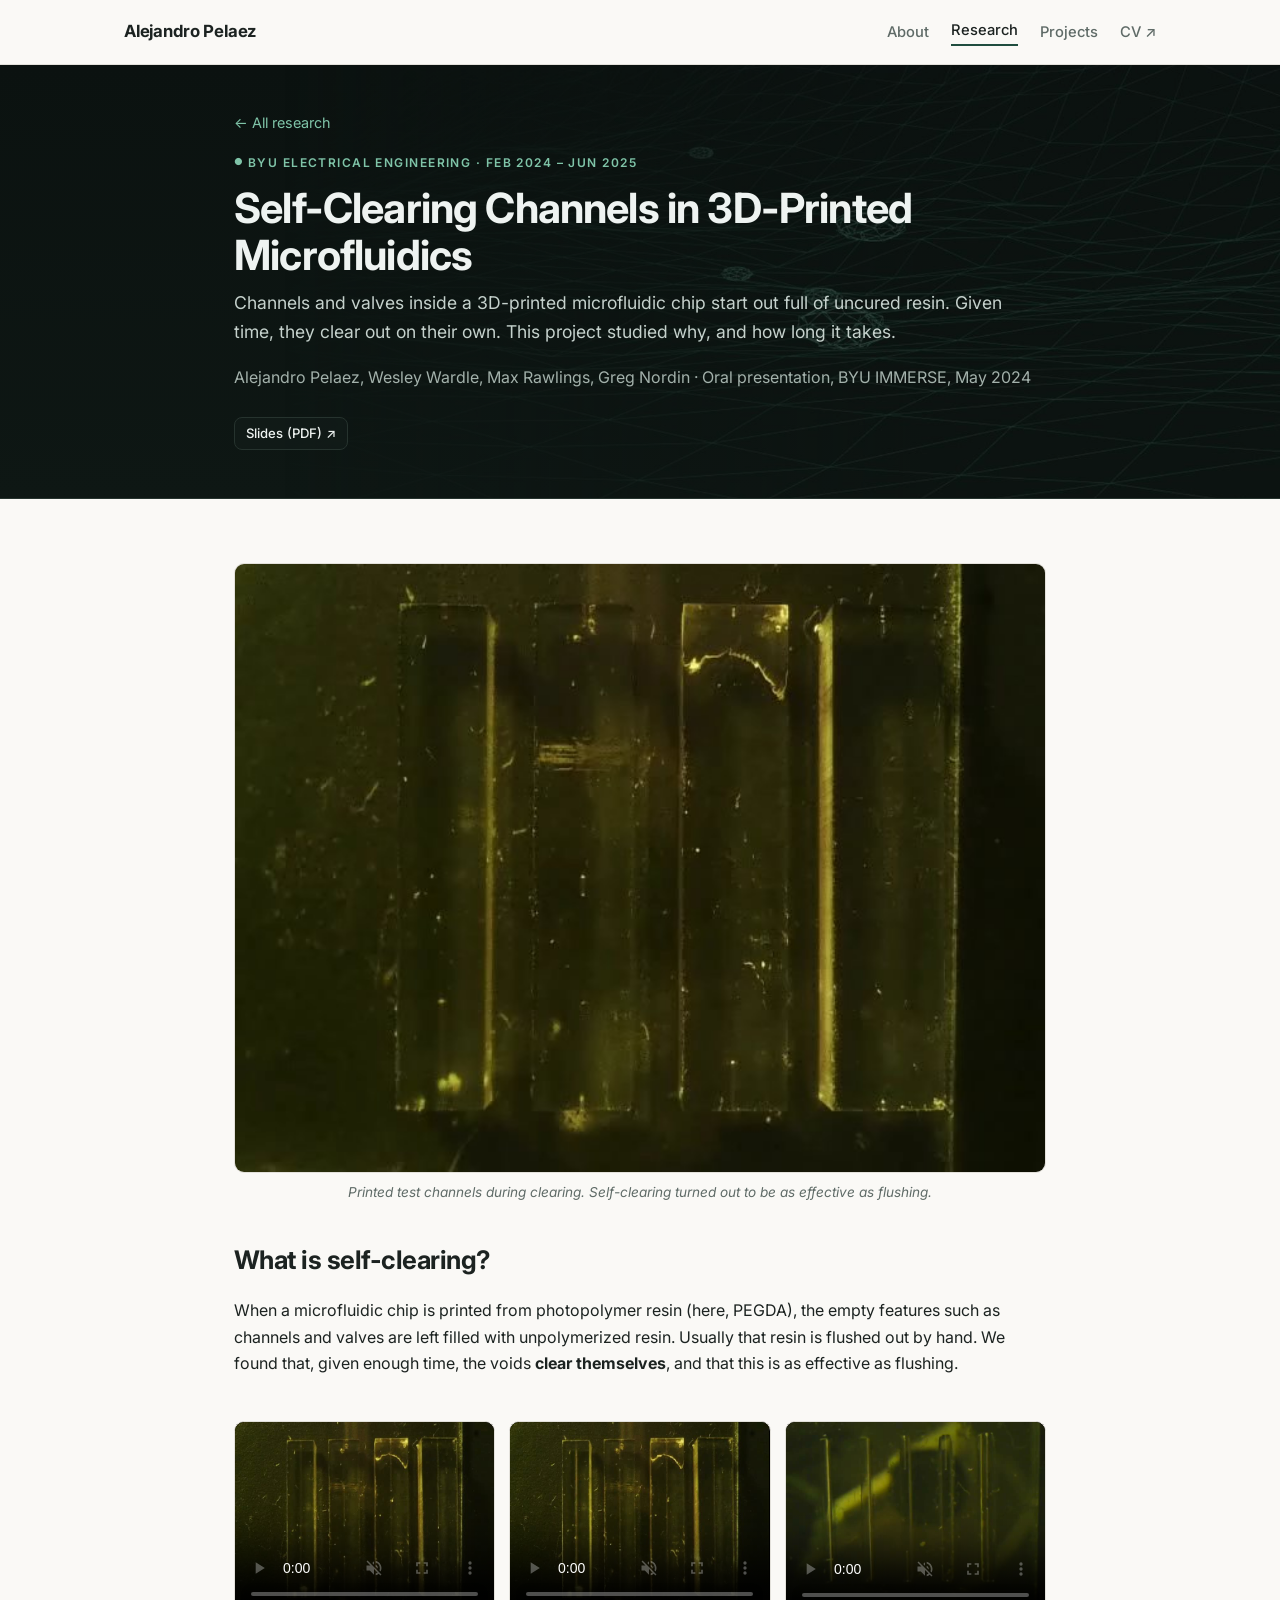
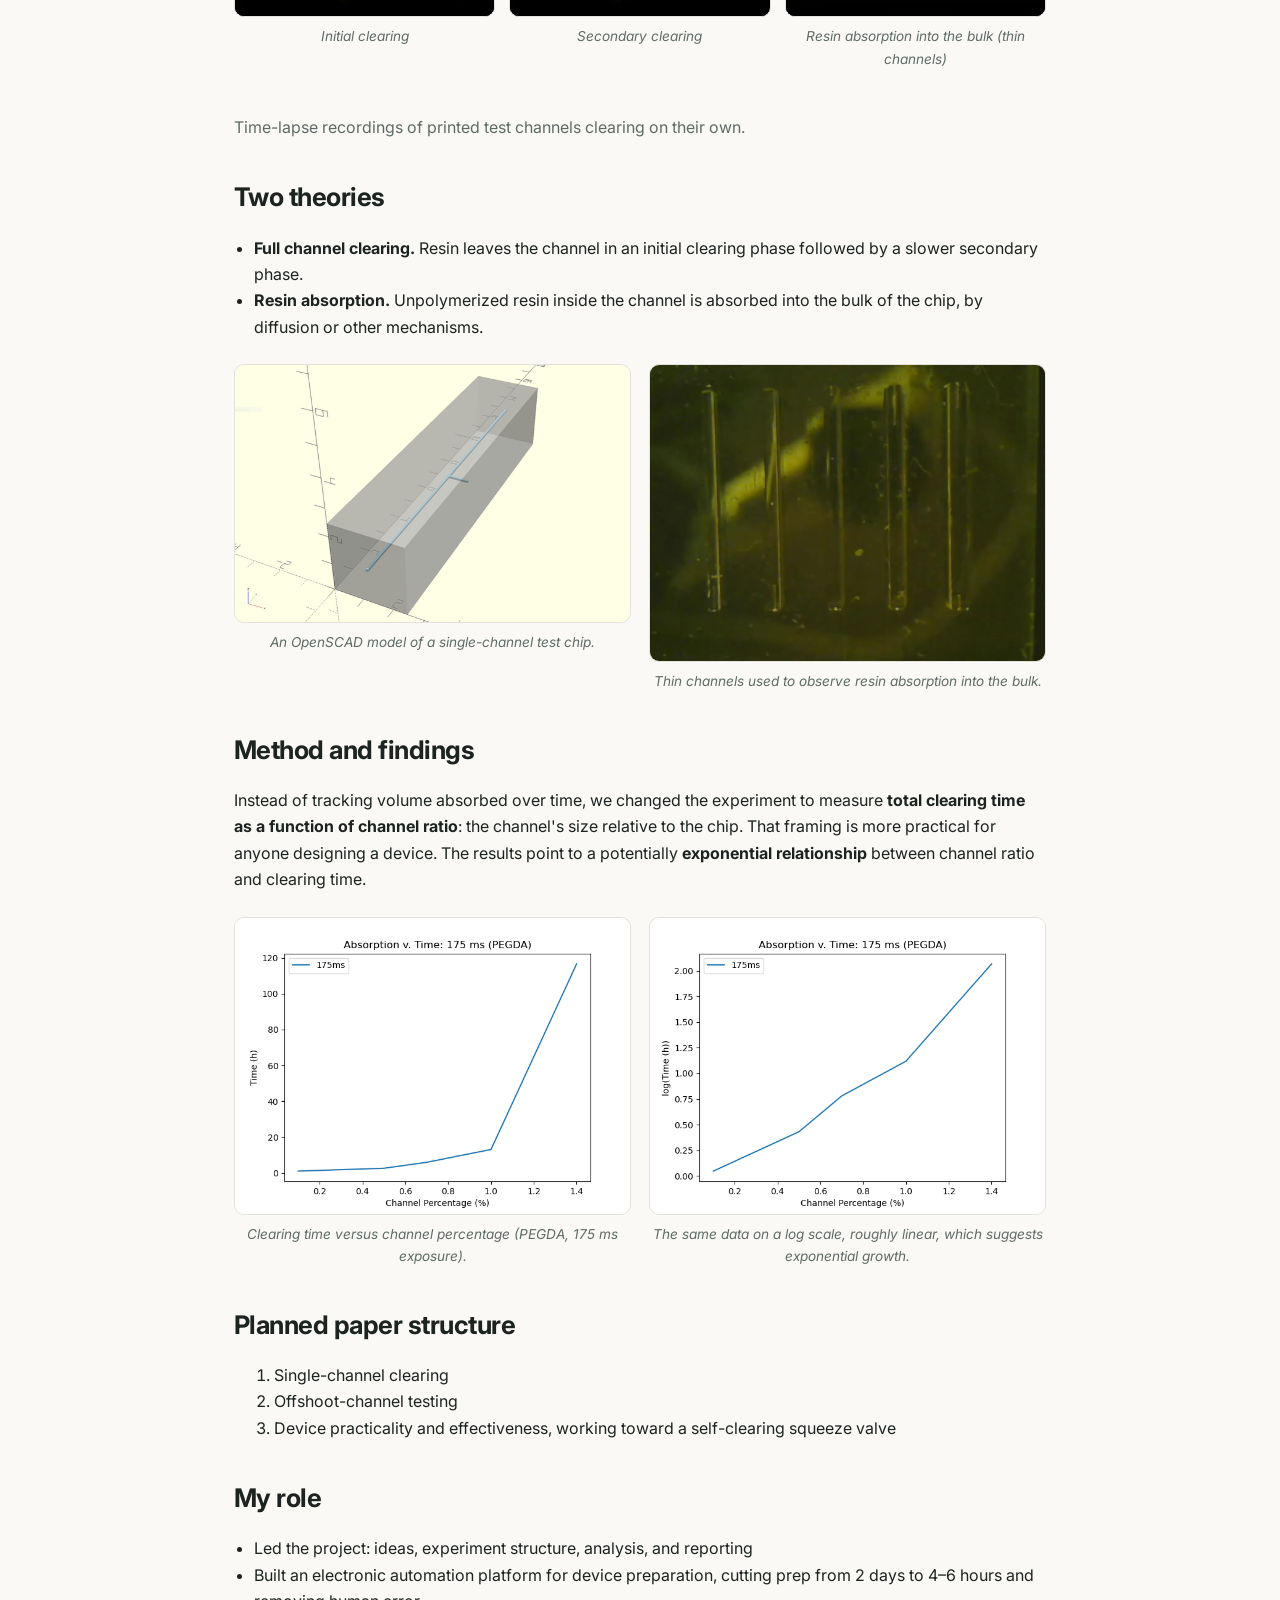
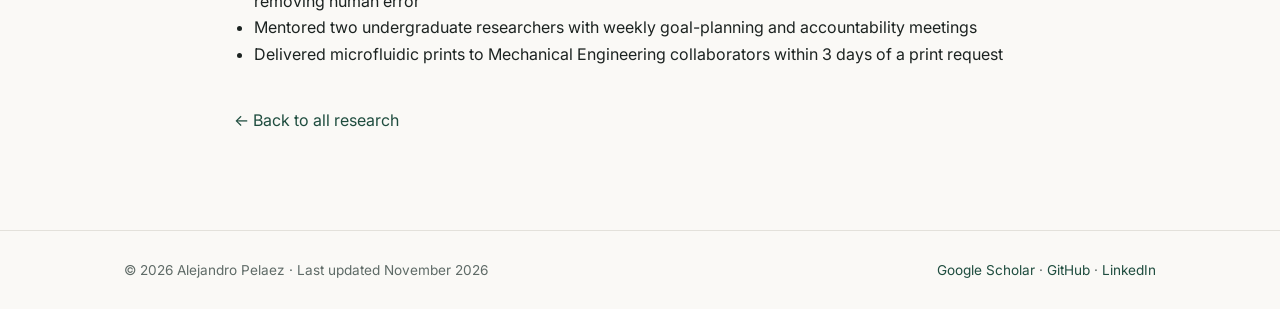
<file: research/self-clearing-channels.html>
<!doctype html>
<html lang="en">
<head>
  <meta charset="utf-8">
  <meta name="viewport" content="width=device-width, initial-scale=1">
  <title>Self-Clearing Channels · Alejandro Pelaez</title>
  <link rel="canonical" href="https://apd915.github.io/research/self-clearing-channels.html">
  <meta name="description" content="How unpolymerized resin clears from 3D-printed microfluidic channels on its own, and how clearing time scales with channel geometry.">
  <link rel="icon" href="../favicon.svg" type="image/svg+xml">
  <link rel="icon" href="../favicon.ico" sizes="any">
  <link rel="apple-touch-icon" href="../images/apple-touch-icon.png">
  <meta property="og:type" content="website">
  <meta property="og:site_name" content="Alejandro Pelaez">
  <meta property="og:title" content="Self-Clearing Channels · Alejandro Pelaez">
  <meta property="og:description" content="How unpolymerized resin clears from 3D-printed microfluidic channels on its own, and how clearing time scales with channel geometry.">
  <meta property="og:url" content="https://apd915.github.io/research/self-clearing-channels.html">
  <meta property="og:image" content="https://apd915.github.io/images/channels/channels.jpg">
  <meta name="twitter:card" content="summary_large_image">
  <link rel="preconnect" href="https://fonts.googleapis.com">
  <link rel="preconnect" href="https://fonts.gstatic.com" crossorigin>
  <link href="https://fonts.googleapis.com/css2?family=Inter:wght@400;500;600;700&display=swap" rel="stylesheet">
  <link rel="stylesheet" href="../css/style.css">
</head>
<body>

<header class="site-header">
  <div class="container">
    <a class="brand" href="../index.html">Alejandro <span>Pelaez</span></a>
    <nav class="nav">
      <a href="../index.html">About</a>
      <a href="../research.html" class="active">Research</a>
      <a href="../projects.html">Projects</a>
      <a href="../files/CV.pdf?v=20261122" target="_blank">CV ↗</a>
    </nav>
  </div>
</header>

<!-- Header band: texture is a still from the matching scene (images/bands/) -->
<div class="hero-band article-band" style="--band-img:url(../images/bands/terrain.jpg)">
  <div class="article wide">
    <a class="back" href="../research.html">← All research</a>
    <p class="eyebrow">BYU Electrical Engineering · Feb 2024 – Jun 2025</p>
    <h1>Self-Clearing Channels in 3D-Printed Microfluidics</h1>
    <p class="lede">Channels and valves inside a 3D-printed microfluidic chip start out full of uncured resin.
       Given time, they clear out on their own. This project studied why, and how long it takes.</p>
    <p class="muted">Alejandro Pelaez, Wesley Wardle, Max Rawlings, Greg Nordin · Oral presentation, BYU IMMERSE, May 2024</p>
    <div class="buttons">
      <a class="btn small" href="../files/self-clearing-channels-2024-slides.pdf" target="_blank">Slides (PDF) ↗</a>
    </div>
  </div>
</div>

<article class="article wide">
  <figure>
    <img src="../images/channels/channels.jpg" alt="Four 3D-printed channels of different sizes, partially cleared of resin">
    <figcaption>Printed test channels during clearing. Self-clearing turned out to be as effective as flushing.</figcaption>
  </figure>

  <h2>What is self-clearing?</h2>
  <p>When a microfluidic chip is printed from photopolymer resin (here, PEGDA), the empty features such as
     channels and valves are left filled with unpolymerized resin. Usually that resin is flushed out by hand.
     We found that, given enough time, the voids <strong>clear themselves</strong>, and that this is as effective
     as flushing.</p>

  <div class="vids3">
    <figure>
      <video class="clip" src="../media/channels-initial-clearing.mp4" poster="../images/channels/poster-initial-clearing.jpg"
             controls muted loop playsinline preload="metadata"></video>
      <figcaption>Initial clearing</figcaption>
    </figure>
    <figure>
      <video class="clip" src="../media/channels-secondary-clearing.mp4" poster="../images/channels/poster-secondary-clearing.jpg"
             controls muted loop playsinline preload="metadata"></video>
      <figcaption>Secondary clearing</figcaption>
    </figure>
    <figure>
      <video class="clip" src="../media/channels-resin-absorption.mp4" poster="../images/channels/poster-resin-absorption.jpg"
             controls muted loop playsinline preload="metadata"></video>
      <figcaption>Resin absorption into the bulk (thin channels)</figcaption>
    </figure>
  </div>
  <p class="muted">Time-lapse recordings of printed test channels clearing on their own.</p>

  <h2>Two theories</h2>
  <ul>
    <li><strong>Full channel clearing.</strong> Resin leaves the channel in an initial clearing phase followed by
        a slower secondary phase.</li>
    <li><strong>Resin absorption.</strong> Unpolymerized resin inside the channel is absorbed into the bulk of the
        chip, by diffusion or other mechanisms.</li>
  </ul>

  <div class="figs">
    <figure>
      <img src="../images/channels/scad-model.png" alt="OpenSCAD model of a test chip with a single embedded channel">
      <figcaption>An OpenSCAD model of a single-channel test chip.</figcaption>
    </figure>
    <figure>
      <img src="../images/channels/absorption.jpg" alt="Thin printed channels used to observe resin absorption">
      <figcaption>Thin channels used to observe resin absorption into the bulk.</figcaption>
    </figure>
  </div>

  <h2>Method and findings</h2>
  <p>Instead of tracking volume absorbed over time, we changed the experiment to measure
     <strong>total clearing time as a function of channel ratio</strong>: the channel's size relative to the chip.
     That framing is more practical for anyone designing a device. The results point to a potentially
     <strong>exponential relationship</strong> between channel ratio and clearing time.</p>

  <div class="figs">
    <figure>
      <img src="../images/channels/clearing-time.png" alt="Plot of clearing time in hours versus channel percentage, rising steeply above 1 percent">
      <figcaption>Clearing time versus channel percentage (PEGDA, 175 ms exposure).</figcaption>
    </figure>
    <figure>
      <img src="../images/channels/clearing-time-log.png" alt="Plot of log clearing time versus channel percentage, roughly linear">
      <figcaption>The same data on a log scale, roughly linear, which suggests exponential growth.</figcaption>
    </figure>
  </div>

  <h2>Planned paper structure</h2>
  <ol>
    <li>Single-channel clearing</li>
    <li>Offshoot-channel testing</li>
    <li>Device practicality and effectiveness, working toward a self-clearing squeeze valve</li>
  </ol>

  <h2>My role</h2>
  <ul>
    <li>Led the project: ideas, experiment structure, analysis, and reporting</li>
    <li>Built an electronic automation platform for device preparation, cutting prep from 2 days to 4–6 hours and removing human error</li>
    <li>Mentored two undergraduate researchers with weekly goal-planning and accountability meetings</li>
    <li>Delivered microfluidic prints to Mechanical Engineering collaborators within 3 days of a print request</li>
  </ul>

  <p style="margin-top:40px"><a href="../research.html">← Back to all research</a></p>
</article>

<footer class="site-footer">
  <div class="container">
    <span>© 2026 Alejandro Pelaez · Last updated November 2026</span>
    <span><a href="https://scholar.google.com/citations?user=ceYpw9QAAAAJ&amp;hl=en">Google Scholar</a> · <a href="https://github.com/apd915">GitHub</a> · <a href="https://www.linkedin.com/in/alejandro-pelaez/">LinkedIn</a></span>
  </div>
</footer>

</body>
</html>
</file>
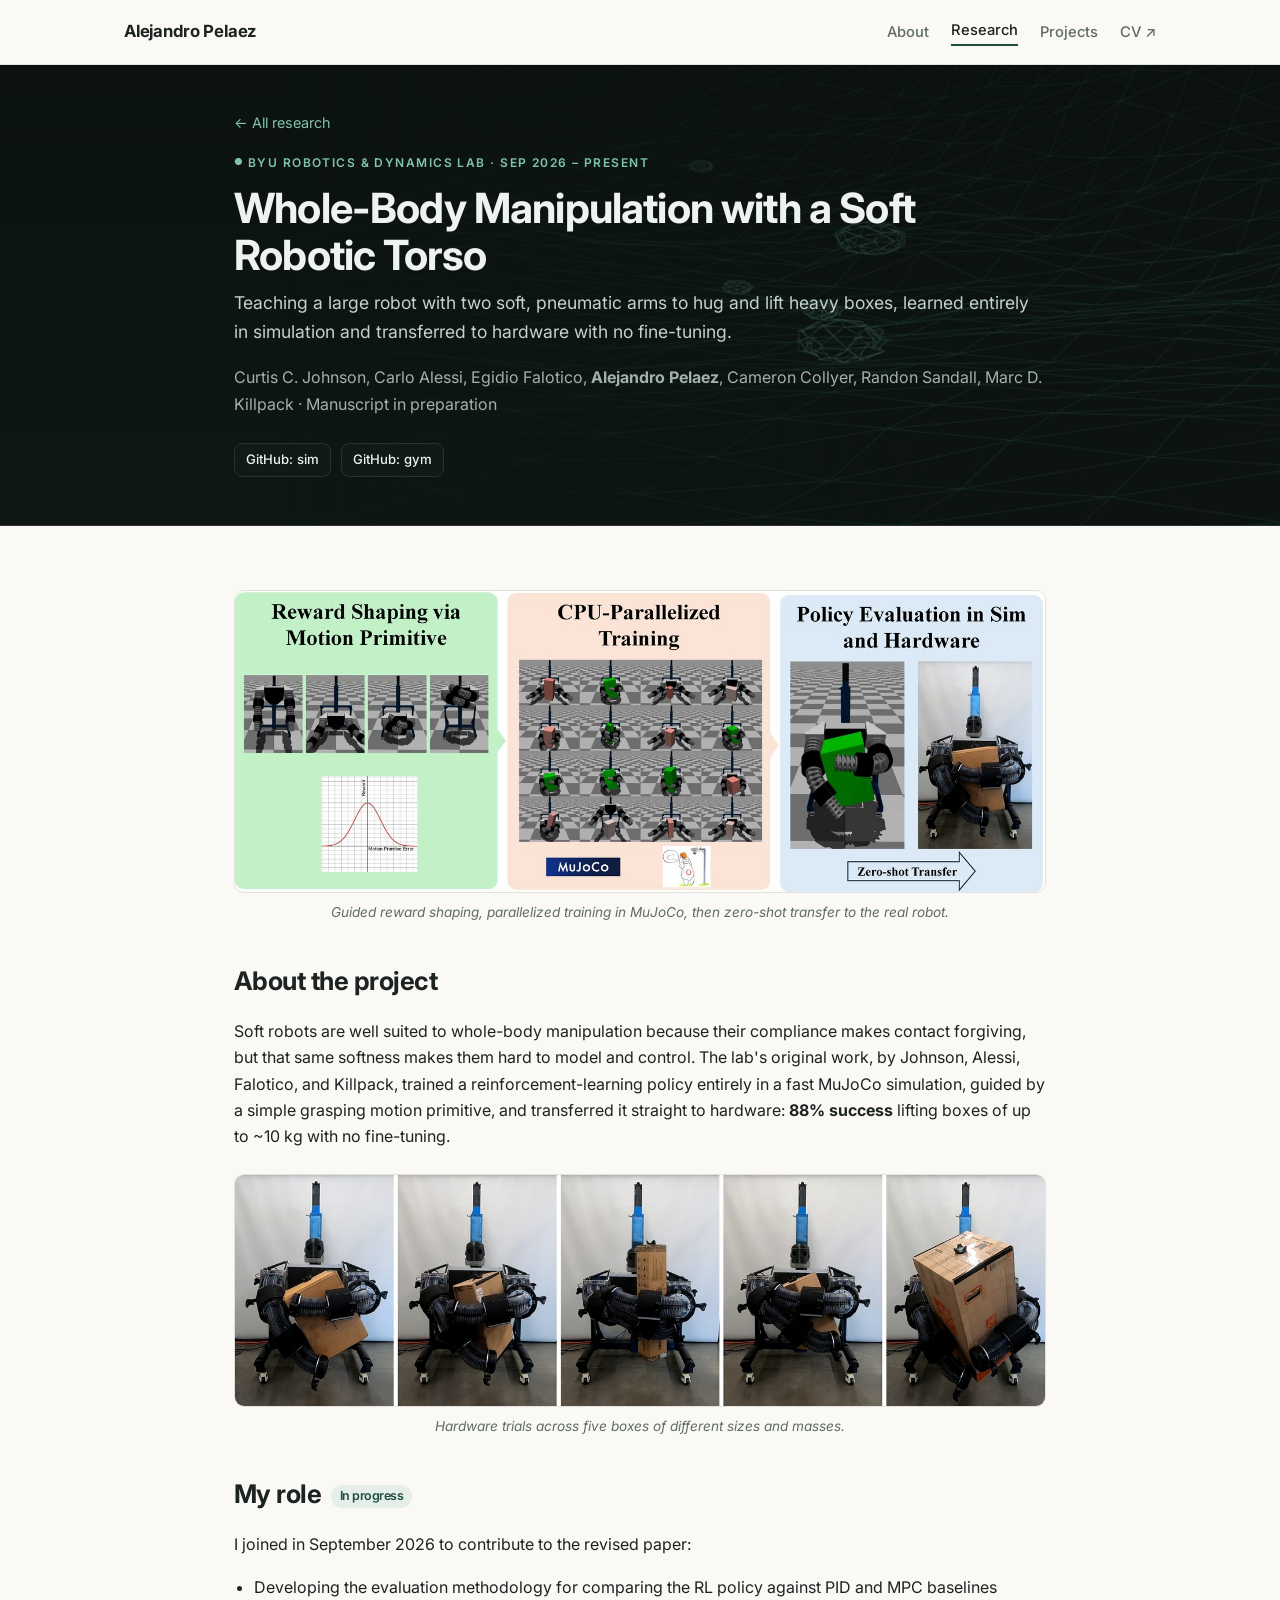
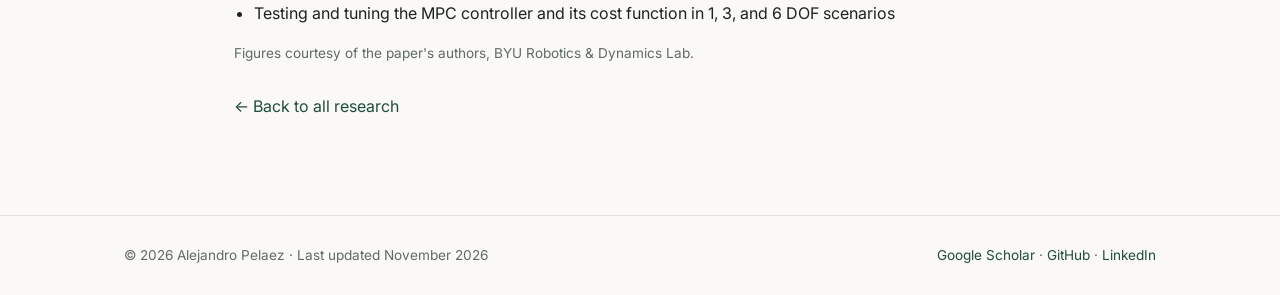
<file: research/soft-torso.html>
<!doctype html>
<html lang="en">
<head>
  <meta charset="utf-8">
  <meta name="viewport" content="width=device-width, initial-scale=1">
  <title>Soft Robotic Torso · Alejandro Pelaez</title>
  <link rel="canonical" href="https://apd915.github.io/research/soft-torso.html">
  <meta name="description" content="Zero-shot whole-body manipulation with a large-scale soft robotic torso via guided reinforcement learning, and PID and MPC baselines for comparison.">
  <link rel="icon" href="../favicon.svg" type="image/svg+xml">
  <link rel="icon" href="../favicon.ico" sizes="any">
  <link rel="apple-touch-icon" href="../images/apple-touch-icon.png">
  <meta property="og:type" content="website">
  <meta property="og:site_name" content="Alejandro Pelaez">
  <meta property="og:title" content="Soft Robotic Torso · Alejandro Pelaez">
  <meta property="og:description" content="Zero-shot whole-body manipulation with a large-scale soft robotic torso via guided reinforcement learning, and PID and MPC baselines for comparison.">
  <meta property="og:url" content="https://apd915.github.io/research/soft-torso.html">
  <meta property="og:image" content="https://apd915.github.io/images/torso/overview.jpg">
  <meta name="twitter:card" content="summary_large_image">
  <link rel="preconnect" href="https://fonts.googleapis.com">
  <link rel="preconnect" href="https://fonts.gstatic.com" crossorigin>
  <link href="https://fonts.googleapis.com/css2?family=Inter:wght@400;500;600;700&display=swap" rel="stylesheet">
  <link rel="stylesheet" href="../css/style.css">
</head>
<body>

<header class="site-header">
  <div class="container">
    <a class="brand" href="../index.html">Alejandro <span>Pelaez</span></a>
    <nav class="nav">
      <a href="../index.html">About</a>
      <a href="../research.html" class="active">Research</a>
      <a href="../projects.html">Projects</a>
      <a href="../files/CV.pdf?v=20261122" target="_blank">CV ↗</a>
    </nav>
  </div>
</header>

<!-- Header band: texture is a still from the matching scene (images/bands/) -->
<div class="hero-band article-band" style="--band-img:url(../images/bands/terrain.jpg)">
  <div class="article wide">
    <a class="back" href="../research.html">← All research</a>
    <p class="eyebrow">BYU Robotics &amp; Dynamics Lab · Sep 2026 – Present</p>
    <h1>Whole-Body Manipulation with a Soft Robotic Torso</h1>
    <p class="lede">Teaching a large robot with two soft, pneumatic arms to hug and lift heavy boxes, learned
       entirely in simulation and transferred to hardware with no fine-tuning.</p>
    <p class="muted">Curtis C. Johnson, Carlo Alessi, Egidio Falotico, <strong>Alejandro Pelaez</strong>, Cameron Collyer,
       Randon Sandall, Marc D. Killpack · Manuscript in preparation</p>
    <div class="buttons">
      <a class="btn small" href="https://github.com/apd915/baloo-mujoco-sim" target="_blank">GitHub: sim</a>
      <a class="btn small" href="https://github.com/apd915/baloo-gym" target="_blank">GitHub: gym</a>
    </div>
  </div>
</div>

<article class="article wide">
  <figure>
    <img src="../images/torso/overview.jpg" alt="Three panels: reward shaping via a motion primitive, CPU-parallelized training in MuJoCo, and policy evaluation in simulation and on hardware">
    <figcaption>Guided reward shaping, parallelized training in MuJoCo, then zero-shot transfer to the real robot.</figcaption>
  </figure>

  <h2>About the project</h2>
  <p>Soft robots are well suited to whole-body manipulation because their compliance makes contact forgiving,
     but that same softness makes them hard to model and control. The lab's original work, by Johnson, Alessi,
     Falotico, and Killpack, trained a reinforcement-learning policy entirely in a fast MuJoCo simulation, guided by
     a simple grasping motion primitive, and transferred it straight to hardware: <strong>88% success</strong>
     lifting boxes of up to ~10 kg with no fine-tuning.</p>

  <figure>
    <img src="../images/torso/lifting-boxes.jpg" alt="The robot lifting five different cardboard boxes">
    <figcaption>Hardware trials across five boxes of different sizes and masses.</figcaption>
  </figure>

  <h2>My role <span class="award" style="vertical-align:middle">In progress</span></h2>
  <p>I joined in September 2026 to contribute to the revised paper:</p>
  <ul>
    <li>Developing the evaluation methodology for comparing the RL policy against PID and MPC baselines</li>
    <li>Testing and tuning the MPC controller and its cost function in 1, 3, and 6 DOF scenarios</li>
  </ul>

  <p class="muted" style="font-size:0.85rem">Figures courtesy of the paper's authors, BYU Robotics &amp; Dynamics Lab.</p>
  <p style="margin-top:28px"><a href="../research.html">← Back to all research</a></p>
</article>

<footer class="site-footer">
  <div class="container">
    <span>© 2026 Alejandro Pelaez · Last updated November 2026</span>
    <span><a href="https://scholar.google.com/citations?user=ceYpw9QAAAAJ&amp;hl=en">Google Scholar</a> · <a href="https://github.com/apd915">GitHub</a> · <a href="https://www.linkedin.com/in/alejandro-pelaez/">LinkedIn</a></span>
  </div>
</footer>

</body>
</html>
</file>
<file: css/style.css>
/* ============================================================
   Alejandro Pelaez — portfolio styles
   Colors live in :root. Change --accent to re-theme the site.
   ============================================================ */

:root {
  --bg: #faf9f6;
  --surface: #ffffff;
  --text: #1c2321;
  --muted: #5f6b67;
  --border: #e3e1db;
  --accent: #1f4d3f;        /* deep green */
  --accent-soft: #e6eeea;
  --accent-text: #ffffff;
  --radius: 10px;
  --max: 1080px;
}

@media (prefers-color-scheme: dark) {
  :root {
    --bg: #111513;
    --surface: #181d1b;
    --text: #e8ecea;
    --muted: #9aa6a1;
    --border: #2a312e;
    --accent: #7fc4a8;
    --accent-soft: #1d2a25;
    --accent-text: #0f1412;
  }
}

* { box-sizing: border-box; }

html { scroll-behavior: smooth; }

body {
  margin: 0;
  background: var(--bg);
  color: var(--text);
  font-family: "Inter", system-ui, -apple-system, "Segoe UI", Roboto, sans-serif;
  font-size: 16px;
  line-height: 1.65;
  -webkit-font-smoothing: antialiased;
}

img { max-width: 100%; display: block; }

a { color: var(--accent); text-decoration: none; }
a:hover { text-decoration: underline; }

.container {
  max-width: var(--max);
  margin: 0 auto;
  padding: 0 24px;
}

/* ---------- Header / nav ---------- */
.site-header {
  position: sticky;
  top: 0;
  z-index: 10;
  background: color-mix(in srgb, var(--bg) 88%, transparent);
  backdrop-filter: blur(8px);
  border-bottom: 1px solid var(--border);
}
.site-header .container {
  display: flex;
  align-items: center;
  justify-content: space-between;
  height: 64px;
  gap: 16px;
}
.brand {
  font-weight: 700;
  color: var(--text);
  font-size: 1.05rem;
  letter-spacing: -0.01em;
  white-space: nowrap;
}
.brand:hover { text-decoration: none; }
.nav { display: flex; gap: 22px; align-items: center; }
.nav a {
  color: var(--muted);
  font-size: 0.92rem;
  font-weight: 500;
}
.nav a:hover, .nav a.active { color: var(--text); text-decoration: none; }
.nav a.active { border-bottom: 2px solid var(--accent); padding-bottom: 2px; }

/* ---------- Hero ---------- */
.hero {
  display: grid;
  grid-template-columns: 1.4fr 1fr;
  gap: 56px;
  align-items: center;
  padding: 72px 0 56px;
}
.eyebrow {
  text-transform: uppercase;
  letter-spacing: 0.12em;
  font-size: 0.75rem;
  font-weight: 600;
  color: var(--accent);
  margin: 0 0 12px;
}
.eyebrow::before { content: "● "; font-size: 0.6rem; vertical-align: 2px; }
.hero h1 {
  font-size: clamp(2.6rem, 6vw, 4.2rem);
  line-height: 1.05;
  letter-spacing: -0.03em;
  margin: 0 0 12px;
  color: var(--accent);
}
.tagline {
  font-size: 1.2rem;
  color: var(--text);
  margin: 0 0 22px;
}
.hero p { color: var(--muted); }
.hero p strong { color: var(--text); font-weight: 600; }
.hero-photo img {
  width: 100%;
  aspect-ratio: 1 / 1;
  object-fit: cover;
  border-radius: 16px;
  border: 1px solid var(--border);
}

/* ---------- Buttons ---------- */
.buttons { display: flex; flex-wrap: wrap; gap: 10px; margin-top: 26px; }
.btn {
  display: inline-flex;
  align-items: center;
  gap: 6px;
  padding: 9px 16px;
  border-radius: 8px;
  font-size: 0.9rem;
  font-weight: 500;
  border: 1px solid var(--border);
  color: var(--text);
  background: var(--surface);
}
.btn:hover { border-color: var(--accent); text-decoration: none; }
.btn.primary { background: var(--accent); color: var(--accent-text); border-color: var(--accent); }
.btn.small { padding: 5px 11px; font-size: 0.82rem; }

.icon-links { display: flex; gap: 14px; margin-top: 18px; }
.icon-links a { color: var(--muted); }
.icon-links a:hover { color: var(--text); }
.icon-links svg { width: 22px; height: 22px; fill: currentColor; }
/* Google Scholar mark: the cap tips on hover (and turns Scholar blue in the hero) */
.icon-links a.scholar:hover, .icon-links a.scholar:focus-visible { color: #4285f4; }
.scholar svg { overflow: visible; }
.scholar .cap { transform-origin: 12px 11px; transition: transform 0.25s ease; }
.scholar:hover .cap, .scholar:focus-visible .cap { transform: translateY(-2.5px) rotate(-14deg); }
.scholar-link { display: inline-flex; align-items: center; gap: 7px; white-space: nowrap; }
@media (prefers-reduced-motion: reduce) { .scholar .cap { transition: none; } }

/* ---------- Sections ---------- */
section { padding: 48px 0; border-top: 1px solid var(--border); }
.section-head {
  display: flex;
  justify-content: space-between;
  align-items: baseline;
  margin-bottom: 24px;
  gap: 12px;
}
h2 { font-size: 1.6rem; letter-spacing: -0.02em; margin: 0; }
h3 { font-size: 1.15rem; margin: 0 0 4px; letter-spacing: -0.01em; }

/* ---------- Cards (Selected work) ---------- */
.cards {
  display: grid;
  grid-template-columns: repeat(auto-fill, minmax(280px, 1fr));
  gap: 22px;
}
.card {
  background: var(--surface);
  border: 1px solid var(--border);
  border-radius: var(--radius);
  overflow: hidden;
  color: var(--text);
  transition: transform .15s ease, border-color .15s ease;
}
.card:hover { transform: translateY(-3px); border-color: var(--accent); text-decoration: none; }
.card .body { padding: 16px 18px 18px; }
.org {
  text-transform: uppercase;
  letter-spacing: 0.08em;
  font-size: 0.72rem;
  font-weight: 600;
  color: var(--muted);
  margin-bottom: 6px;
}
.keywords { font-size: 0.82rem; color: var(--muted); margin-top: 6px; }

/* Thumbnails: an <img>, or a .placeholder div until you have a photo */
.thumb, .placeholder {
  width: 100%;
  aspect-ratio: 16 / 9;
  object-fit: cover;
  background: var(--accent-soft);
}
.placeholder {
  display: grid;
  place-items: center;
  color: var(--accent);
  font-weight: 600;
  font-size: 0.85rem;
  letter-spacing: 0.06em;
  text-transform: uppercase;
}

/* ---------- Tags ---------- */
.tags { display: flex; flex-wrap: wrap; gap: 8px; }
.tag {
  border: 1px solid var(--border);
  background: var(--surface);
  border-radius: 999px;
  padding: 4px 12px;
  font-size: 0.85rem;
  color: var(--muted);
}

/* ---------- Two-column info (education / skills) ---------- */
.two-col { display: grid; grid-template-columns: 1fr 1fr; gap: 40px; }
.two-col ul { padding-left: 18px; margin: 8px 0 0; color: var(--muted); }
.label { font-weight: 600; color: var(--text); }
.muted { color: var(--muted); }

/* ---------- Stats strip ---------- */
.stats.stats-3 { grid-template-columns: repeat(3, 1fr); }
.stats {
  display: grid;
  grid-template-columns: repeat(4, 1fr);
  gap: 16px;
  padding: 28px 0 44px;
}
.stat { border-left: 3px solid var(--accent); padding: 2px 0 2px 14px; }
.stat .num { font-size: 1.9rem; font-weight: 700; letter-spacing: -0.02em; color: var(--accent); line-height: 1.1; }
.stat .what { font-size: 0.85rem; color: var(--muted); line-height: 1.4; margin-top: 4px; }

/* ---------- Publications ---------- */
.pubs { padding-left: 20px; margin: 0; }
.pubs li { margin-bottom: 14px; padding-left: 4px; }
.pubs .title { font-weight: 600; color: var(--text); }
.pubs .venue { font-style: italic; color: var(--muted); }
/* the site owner's name in author lists: accent colour on a soft highlight so it stands out in both themes */
.pubs strong { color: var(--accent); background: var(--accent-soft); padding: 1px 4px; margin: 0 -3px 0 -1px; border-radius: 4px; white-space: nowrap; }
.pubs .status { font-size: 0.82rem; color: var(--muted); }
.pubs .pub-links { margin-top: 8px; }
.award {
  display: inline-block;
  font-size: 0.78rem;
  font-weight: 600;
  color: var(--accent);
  background: var(--accent-soft);
  border-radius: 999px;
  padding: 1px 9px;
  margin-left: 4px;
}

/* ---------- Clickable project thumbnails ---------- */
.thumb-link { display: block; }
.thumb-link img, .thumb-link .placeholder { transition: border-color .15s ease, opacity .15s ease; }
.thumb-link:hover img, .thumb-link:hover .placeholder { border-color: var(--accent); opacity: .9; }
.project h3 a { color: var(--text); }
.project h3 a:hover { color: var(--accent); }
.card img.thumb { border-bottom: 1px solid var(--border); background: #fff; }

/* ---------- Code snippets (collapsible) ---------- */
details.code { margin: 12px 0 16px; border: 1px solid var(--border); border-radius: 8px; background: var(--surface); }
details.code summary {
  cursor: pointer;
  padding: 9px 14px;
  font-size: 0.86rem;
  font-weight: 600;
  color: var(--accent);
  list-style: none;
}
details.code summary::-webkit-details-marker { display: none; }
details.code summary::before { content: "▸ "; display: inline-block; transition: transform .15s ease; }
details.code[open] summary::before { transform: rotate(90deg); }
details.code summary .file { font-weight: 400; color: var(--muted); font-family: ui-monospace, Consolas, monospace; font-size: 0.8rem; margin-left: 6px; }
details.code pre {
  margin: 0;
  padding: 14px 16px;
  border-top: 1px solid var(--border);
  overflow-x: auto;
  font-size: 0.8rem;
  line-height: 1.55;
  font-family: ui-monospace, "Cascadia Code", Consolas, monospace;
}
details.code .c { color: var(--muted); font-style: italic; }
.thumb.contain { object-fit: contain; background: #fff; }
.project .figs { margin: 14px 0; }
.project figure { margin: 0; }
.project figure img { border: 1px solid var(--border); border-radius: 8px; background: #fff; }
.project figcaption { font-size: 0.8rem; color: var(--muted); margin-top: 4px; }

/* ---------- Build progression + video ---------- */
.steps { display: grid; grid-template-columns: repeat(3, 1fr); gap: 18px; margin: 20px 0; counter-reset: step; }
.steps figure { margin: 0; }
.steps img { width: 100%; aspect-ratio: 4 / 3; object-fit: cover; border-radius: var(--radius); border: 1px solid var(--border); background: #fff; margin: 0 0 8px; }
.steps figcaption::before {
  counter-increment: step;
  content: counter(step);
  display: inline-grid; place-items: center;
  width: 20px; height: 20px; margin-right: 8px;
  border-radius: 50%; background: var(--accent); color: var(--accent-text);
  font-size: 0.72rem; font-weight: 700; font-style: normal;
}
.steps figcaption { font-style: normal; text-align: left; }
.steps figcaption b { color: var(--text); }
video.clip { width: 100%; display: block; border-radius: var(--radius); border: 1px solid var(--border); background: #000; margin: 0 0 8px; }
.portrait-pair { display: grid; grid-template-columns: 1fr 1fr; gap: 18px; align-items: start; margin: 24px 0; }
.portrait-pair figure { margin: 0; }
.portrait-pair img, .portrait-pair video { width: 100%; aspect-ratio: 9 / 16; object-fit: cover; border-radius: var(--radius); border: 1px solid var(--border); margin: 0 0 8px; }
.vids3 { display: grid; grid-template-columns: repeat(3, 1fr); gap: 14px; margin: 20px 0; }
.vids3 figure { margin: 0; }
@media (max-width: 760px) {
  .steps, .vids3 { grid-template-columns: 1fr; }
}

/* ---------- Detail pages ---------- */
.article.wide { max-width: 860px; }
.article .lede { font-size: 1.1rem; color: var(--muted); margin: 0 0 18px; }
.article ul { padding-left: 20px; }
.article figure { margin: 24px 0; }
.article figure img { margin: 0 0 8px; border: 1px solid var(--border); background: #fff; width: 100%; }
.video { position: relative; width: 100%; aspect-ratio: 16 / 9; margin-bottom: 8px; border-radius: var(--radius); overflow: hidden; border: 1px solid var(--border); background: #000; }
.video iframe { position: absolute; inset: 0; width: 100%; height: 100%; border: 0; }
.figs { display: grid; grid-template-columns: 1fr 1fr; gap: 18px; margin: 24px 0; }
.figs figure { margin: 0; }
.back { display: inline-block; margin-bottom: 18px; font-size: 0.9rem; }

.table-wrap { overflow-x: auto; margin: 20px 0 6px; border: 1px solid var(--border); border-radius: var(--radius); }
table.results { border-collapse: collapse; width: 100%; font-size: 0.9rem; background: var(--surface); }
table.results th, table.results td { padding: 9px 12px; text-align: right; border-bottom: 1px solid var(--border); white-space: nowrap; }
table.results th:first-child, table.results td:first-child { text-align: left; }
table.results thead th { font-weight: 600; color: var(--muted); font-size: 0.8rem; }
table.results tbody tr:last-child td { border-bottom: 0; }

.flow { display: flex; align-items: stretch; gap: 8px; margin: 20px 0; flex-wrap: wrap; }
.flow .step {
  flex: 1 1 0;
  min-width: 120px;
  background: var(--surface);
  border: 1px solid var(--border);
  border-radius: var(--radius);
  padding: 12px 14px;
  font-size: 0.86rem;
  color: var(--muted);
}
.flow .step b { display: block; color: var(--text); font-size: 0.92rem; margin-bottom: 4px; }
.flow .arrow { align-self: center; color: var(--accent); font-weight: 700; }

/* ---------- Experience timeline ---------- */
.timeline { list-style: none; padding: 0; margin: 0; }
.timeline li {
  display: grid;
  grid-template-columns: 190px 1fr;
  gap: 16px;
  padding: 12px 0;
  border-bottom: 1px solid var(--border);
}
.timeline li:last-child { border-bottom: 0; }
.timeline .when { color: var(--muted); font-size: 0.9rem; }

/* ---------- Research page project blocks ---------- */
.page-head { padding: 64px 0 32px; }
.page-head h1 { font-size: clamp(2.2rem, 5vw, 3rem); letter-spacing: -0.03em; margin: 0 0 8px; color: var(--accent); }
.page-head p { color: var(--muted); margin: 0; max-width: 680px; }

.project {
  display: grid;
  grid-template-columns: 300px 1fr;
  gap: 28px;
  padding: 28px 0;
  border-bottom: 1px solid var(--border);
}
.project:last-child { border-bottom: 0; }
.project > * { min-width: 0; } /* lets wide code blocks scroll instead of stretching the column */
.project .thumb, .project .placeholder { border-radius: var(--radius); border: 1px solid var(--border); }
.project .lab { font-style: italic; color: var(--muted); margin: 0 0 4px; }
.project .meta { font-size: 0.85rem; color: var(--muted); margin: 0 0 10px; }
.project ul { margin: 8px 0 14px; padding-left: 18px; }
.project p { margin: 0 0 8px; }

/* ---------- Blog ---------- */
.post-list { list-style: none; padding: 0; margin: 0; }
.post-list li { padding: 20px 0; border-bottom: 1px solid var(--border); }
.post-list .date { font-size: 0.85rem; color: var(--muted); }
.post-list h3 a { color: var(--text); }

.article { max-width: 720px; margin: 0 auto; padding: 56px 24px 80px; }
.article h1 { font-size: clamp(2rem, 5vw, 2.6rem); letter-spacing: -0.02em; line-height: 1.15; margin: 0 0 8px; }
.article h2 { margin-top: 36px; }
.article img { border-radius: var(--radius); margin: 20px 0 6px; }
.article figcaption { font-size: 0.85rem; color: var(--muted); font-style: italic; text-align: center; }
.article pre {
  background: var(--surface);
  border: 1px solid var(--border);
  border-radius: 8px;
  padding: 14px 16px;
  overflow-x: auto;
  font-size: 0.88rem;
}

/* ---------- Footer ---------- */
.site-footer {
  border-top: 1px solid var(--border);
  padding: 28px 0;
  font-size: 0.85rem;
  color: var(--muted);
}
.site-footer .container { display: flex; justify-content: space-between; flex-wrap: wrap; gap: 12px; }

/* ---------- Mobile ---------- */
@media (max-width: 760px) {
  .container { padding: 0 16px; }
  .hero { grid-template-columns: 1fr; gap: 28px; padding: 40px 0 36px; }
  .hero-photo { order: -1; max-width: 220px; }
  .two-col { grid-template-columns: 1fr; gap: 24px; }
  .project { grid-template-columns: 1fr; gap: 14px; }
  .timeline li { grid-template-columns: 1fr; gap: 2px; }
  .project .thumb, .project .placeholder { max-height: 220px; }
  .stats, .stats.stats-3 { grid-template-columns: 1fr 1fr; gap: 20px; }
  .figs { grid-template-columns: 1fr; }
  .flow .arrow { display: none; }
  .flow .step { flex-basis: 100%; }
  .nav { gap: 14px; }
  .nav a { font-size: 0.85rem; }
  .brand { font-size: 0.95rem; }
}
@media (max-width: 420px) {
  .brand span { display: none; } /* hides last name on tiny screens */
}

/* ---------- Grad school goals (About page) ---------- */
.goals-lede { max-width: 820px; margin: 0 0 22px; }
.goals { display: grid; grid-template-columns: 1fr 1fr; gap: 22px; }
.goal {
  background: var(--surface);
  border: 1px solid var(--border);
  border-top: 3px solid var(--accent);
  border-radius: var(--radius);
  padding: 20px 22px;
}
.goal h3 { margin-bottom: 8px; }
.goal p { margin: 0; color: var(--muted); }
@media (max-width: 760px) { .goals { grid-template-columns: 1fr; } }
.goal .kicker {
  margin: 0 0 6px; font-size: 0.75rem; font-weight: 700;
  letter-spacing: 0.08em; text-transform: uppercase; color: var(--accent);
}
.goal { display: flex; flex-direction: column; }
.goal .applies { margin-top: auto; padding-top: 12px; font-size: 0.92rem; }
.goals-tail { max-width: 820px; margin: 18px 0 0; }

/* ---------- Hero band with 3D wireframe scene (About and Research pages) ---------- */
/* Always dark, in both themes, so the glowing mesh reads like a CAD render. */
.hero-band {
  --bg: #0b1210;
  --surface: #121b18;
  --text: #eef3f1;
  --muted: #a3b1ab;
  --border: #26332e;
  --accent: #7fc4a8;
  --accent-text: #0b1210;
  --scene-bg: #0b1210;
  --scene-terrain: #2c6652;
  --scene-main: #7fc4a8;
  --scene-bright: #c9f5e2;
  --scene-seg: #f0b860;
  --scene-sfc: #8fa8ff;
  --scene-wp: #ff8fa3;
  position: relative;
  overflow: hidden;
  color: var(--text);
  background:
    radial-gradient(120% 90% at 78% 40%, #143128 0%, rgba(11,18,16,0) 60%),
    linear-gradient(180deg, #0b1210 0%, #0e1714 100%);
  border-bottom: 1px solid var(--border);
}
canvas.scene {
  position: absolute;
  inset: 0;
  width: 100%;
  height: 100%;
  display: block;
  opacity: 0;
  transition: opacity 1.2s ease;
  /* keep the text side clean */
  -webkit-mask-image: linear-gradient(90deg, transparent 30%, #000 58%);
          mask-image: linear-gradient(90deg, transparent 30%, #000 58%);
}
canvas.scene.ready { opacity: 1; }
.hero-band .hero {
  position: relative;
  display: block;
  padding: 64px 24px 76px;
}
.hero-band .hero > div { max-width: 560px; }
.hero-band .hero h1 { color: var(--text); }
.hero-band .tagline { color: var(--accent); }
.hero-band .btn { background: rgba(18,27,24,0.7); }
.hero-band .btn.primary { background: var(--accent); }
.hero-id { display: flex; align-items: center; gap: 14px; margin-bottom: 18px; }
.hero-id .eyebrow { margin: 0; }
.avatar {
  width: 64px; height: 64px; border-radius: 50%;
  object-fit: cover; border: 2px solid var(--accent);
}
@media (max-width: 760px) {
  /* phones: the scene gets its own strip under the text instead of sitting behind it */
  .hero-band { display: flex; flex-direction: column; }
  canvas.scene {
    position: relative;
    order: 2;
    height: 300px;
    margin-top: -24px;
    -webkit-mask-image: linear-gradient(180deg, transparent 0%, #000 22%, #000 85%, transparent 100%);
            mask-image: linear-gradient(180deg, transparent 0%, #000 22%, #000 85%, transparent 100%);
  }
  .hero-band .hero { padding: 40px 16px 8px; }
  .scene-inset, .scene-legend { display: none; }
}

/* Research & Projects pages: shorter band; Research adds a downward-camera inset and legend */
.hero-band--page { min-height: 560px; }
.hero-band--page .hero { padding-top: 72px; }
.hero-band--page h1 { font-size: clamp(2.4rem, 5vw, 3.4rem); letter-spacing: -0.03em; margin: 0 0 12px; }
.hero-band--page .hero p { color: var(--muted); }
.scene-inset {
  position: absolute; right: 28px; bottom: 28px;
  width: 280px; height: 196px;
  border: 1px solid rgba(240,184,96,0.55);
  border-radius: 6px;
  pointer-events: none;
}
.scene-inset span {
  position: absolute; right: 0; top: -22px;
  font-size: 0.66rem; font-weight: 600; letter-spacing: 0.1em; text-transform: uppercase;
  color: #f0b860;
  white-space: nowrap;
}
.scene-legend {
  display: flex; flex-wrap: wrap; gap: 8px 18px; margin-top: 22px;
  font-size: 0.8rem; color: var(--muted);
}
.scene-legend i { display: inline-block; width: 18px; height: 0; vertical-align: middle; margin-right: 6px; border-top: 2px solid; }
.scene-legend .k-sfc { height: 8px; border: 1px solid #8fa8ff; background: rgba(143,168,255,0.12); }
.scene-legend .k-traj { border-color: #c9f5e2; }
.scene-legend .k-wp { width: 9px; height: 9px; border: 1.5px solid #ff8fa3; transform: rotate(45deg); margin-right: 9px; }
.scene-legend .k-seg { border-color: #f0b860; border-top-width: 4px; }
.scene-caption { margin-top: 18px; font-size: 0.85rem; }

/* ---------- Static mesh band on write-up pages (texture = still frame from the matching scene) ---------- */
.hero-band.article-band { background: linear-gradient(180deg, #0b1210 0%, #0e1714 100%); }
.article-band::before {
  content: "";
  position: absolute; inset: 0;
  background: var(--band-img) right center / cover no-repeat;
  opacity: 0.6;
  -webkit-mask-image: linear-gradient(90deg, transparent 22%, #000 72%);
          mask-image: linear-gradient(90deg, transparent 22%, #000 72%);
  pointer-events: none;
}
.article-band .article { position: relative; padding: 44px 24px 48px; }
.article-band .article h1 { color: var(--text); }
.article-band .lede { color: #c5d1cc; }
.article-band .btn { background: rgba(18,27,24,0.75); }
.article-band + .article { padding-top: 40px; }
@media (max-width: 760px) {
  .article-band::before {
    opacity: 0.35;
    -webkit-mask-image: linear-gradient(180deg, transparent 10%, #000 100%);
            mask-image: linear-gradient(180deg, transparent 10%, #000 100%);
  }
  .article-band .article { padding: 32px 16px 36px; }
}
</file>
